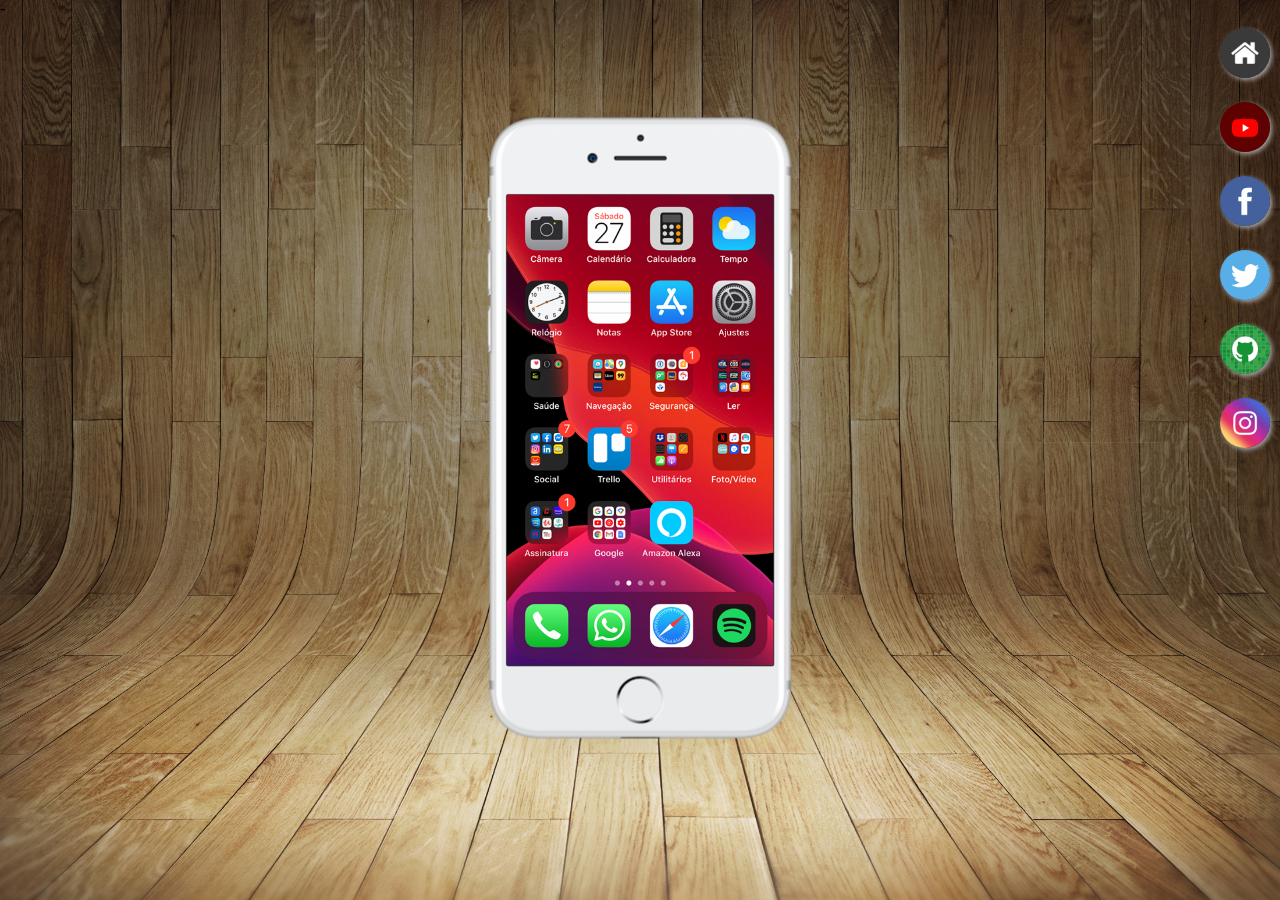
<file: index.html>
<!DOCTYPE html>
<html lang="pt-br">
<head>
    <meta charset="UTF-8">
    <meta http-equiv="X-UA-Compatible" content="IE=edge">
    <meta name="viewport" content="width=device-width, initial-scale=1.0">
    <title>Redes Sociais</title>
    <link rel="shortcut icon" href="/pacote-d013/favicon.ico" type="image/x-icon">
    <link rel="stylesheet" href="/estilos/style.css">

</head>
<body>
    <main>
 <section id="telefone">
            <iframe src="/home.html" name="tela" id="tela" frameborder="0"></iframe>
        </section>-

        <section id="redes-sociais">
            <a href="home.html" target="tela"><img src="/pacote-d013/imagens/logo-home.jpg" alt="Home"></a><br>
            <a href="youtube.html" target="tela"><img src="/pacote-d013/imagens/logo-youtube.jpg" alt="Youtube"></a><br>
            <a href="facebook.html" target="tela"><img src="/pacote-d013/imagens/logo-facebook.jpg" alt="Facebook"></a><br>
            <a href="twitter.html" target="tela"><img src="/pacote-d013/imagens/logo-twitter.jpg" alt="Twitter"></a><br>
            <a href="github.html" target="tela"><img src="/pacote-d013/imagens/logo-github.jpg" alt="Github"></a><br>
            <a href="instagram.html" target="tela"><img src="/pacote-d013/imagens/logo-instagram.jpg" alt="Instagram"></a>


        </section>
    </main>
</body>
</html><br>
</file>
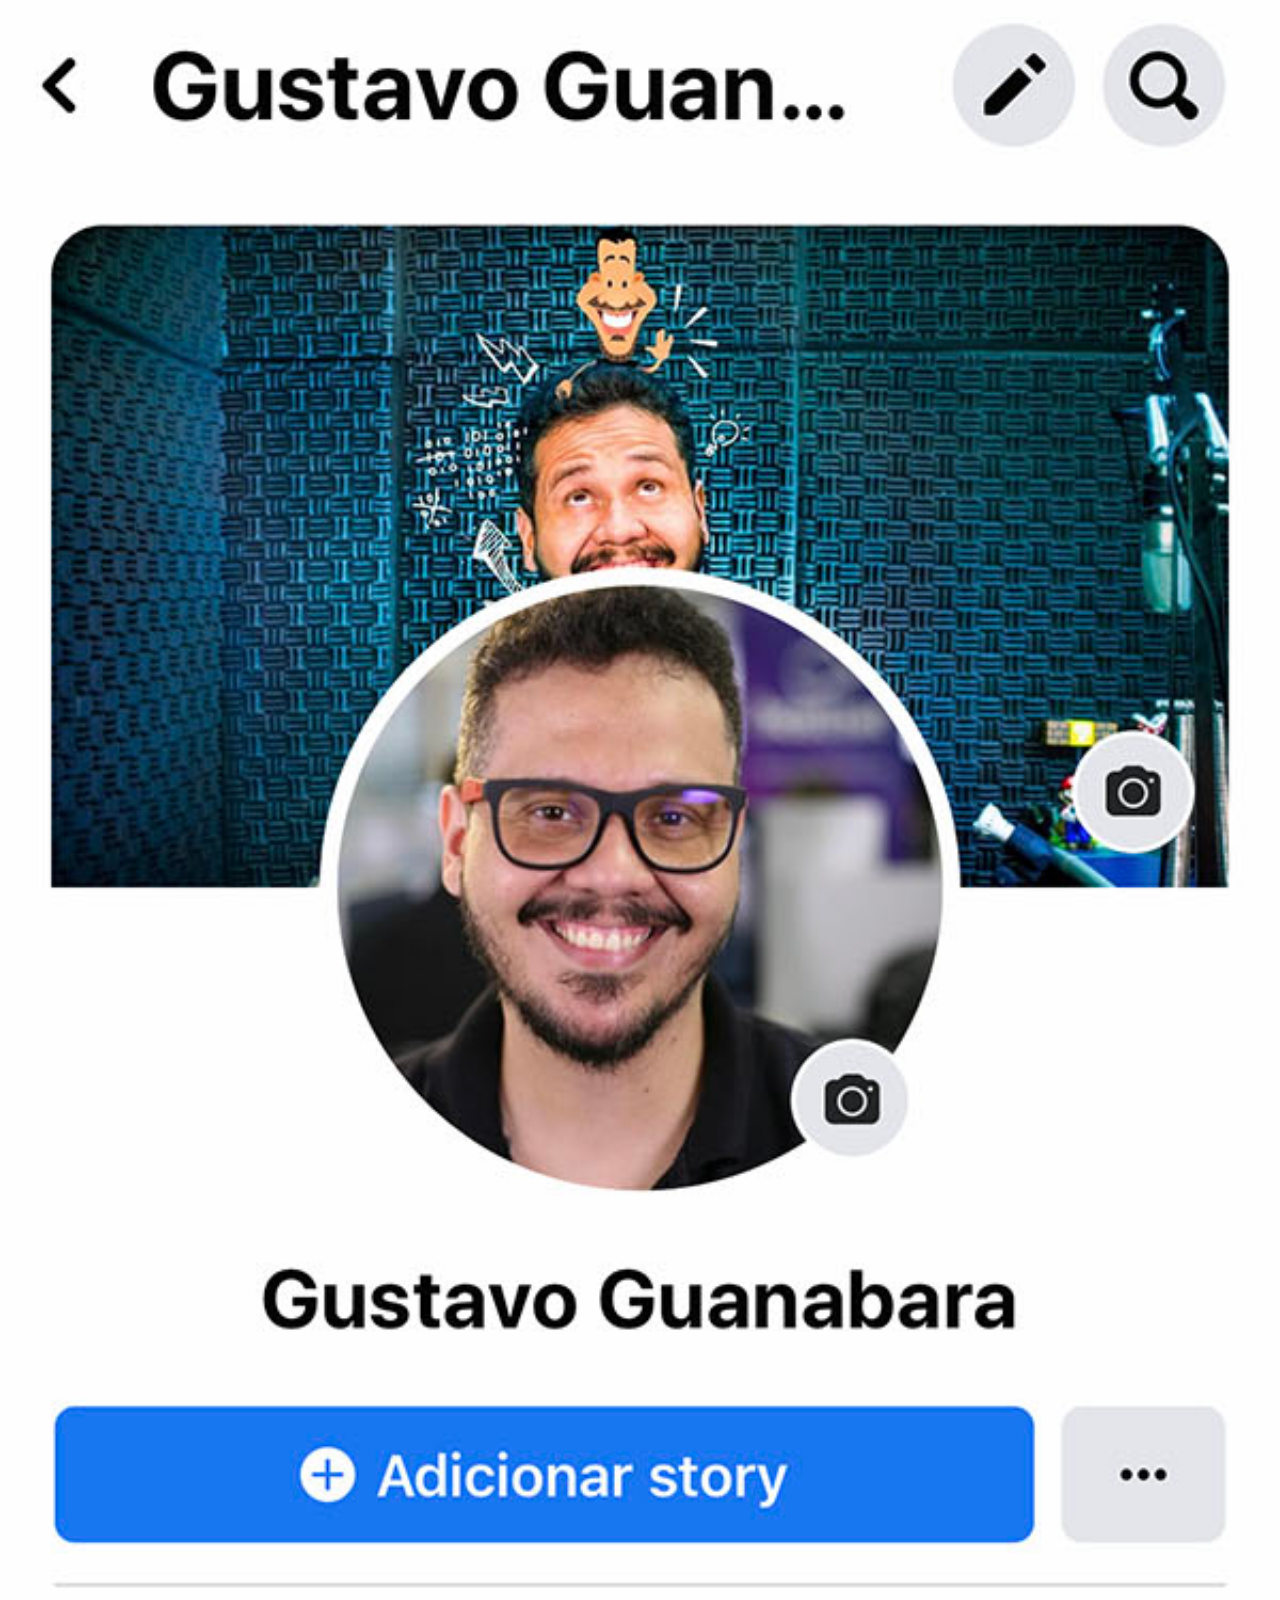
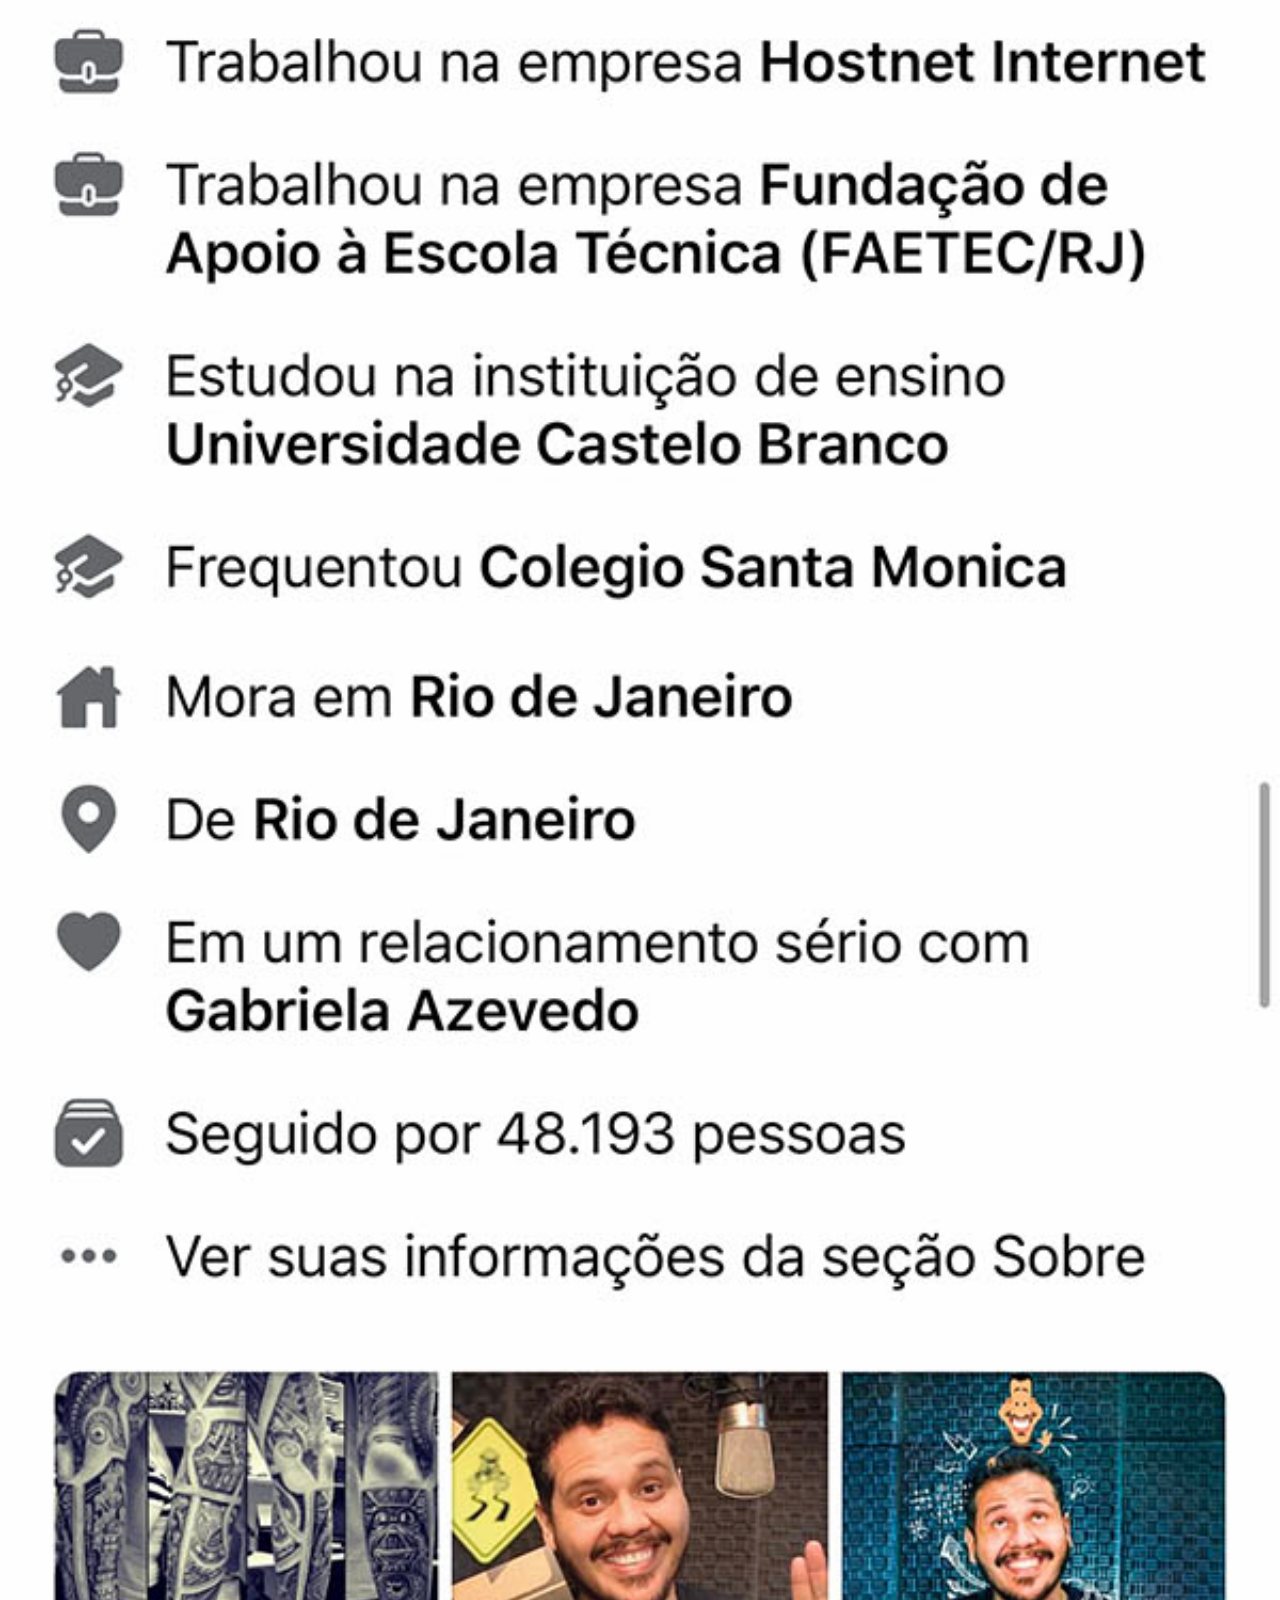
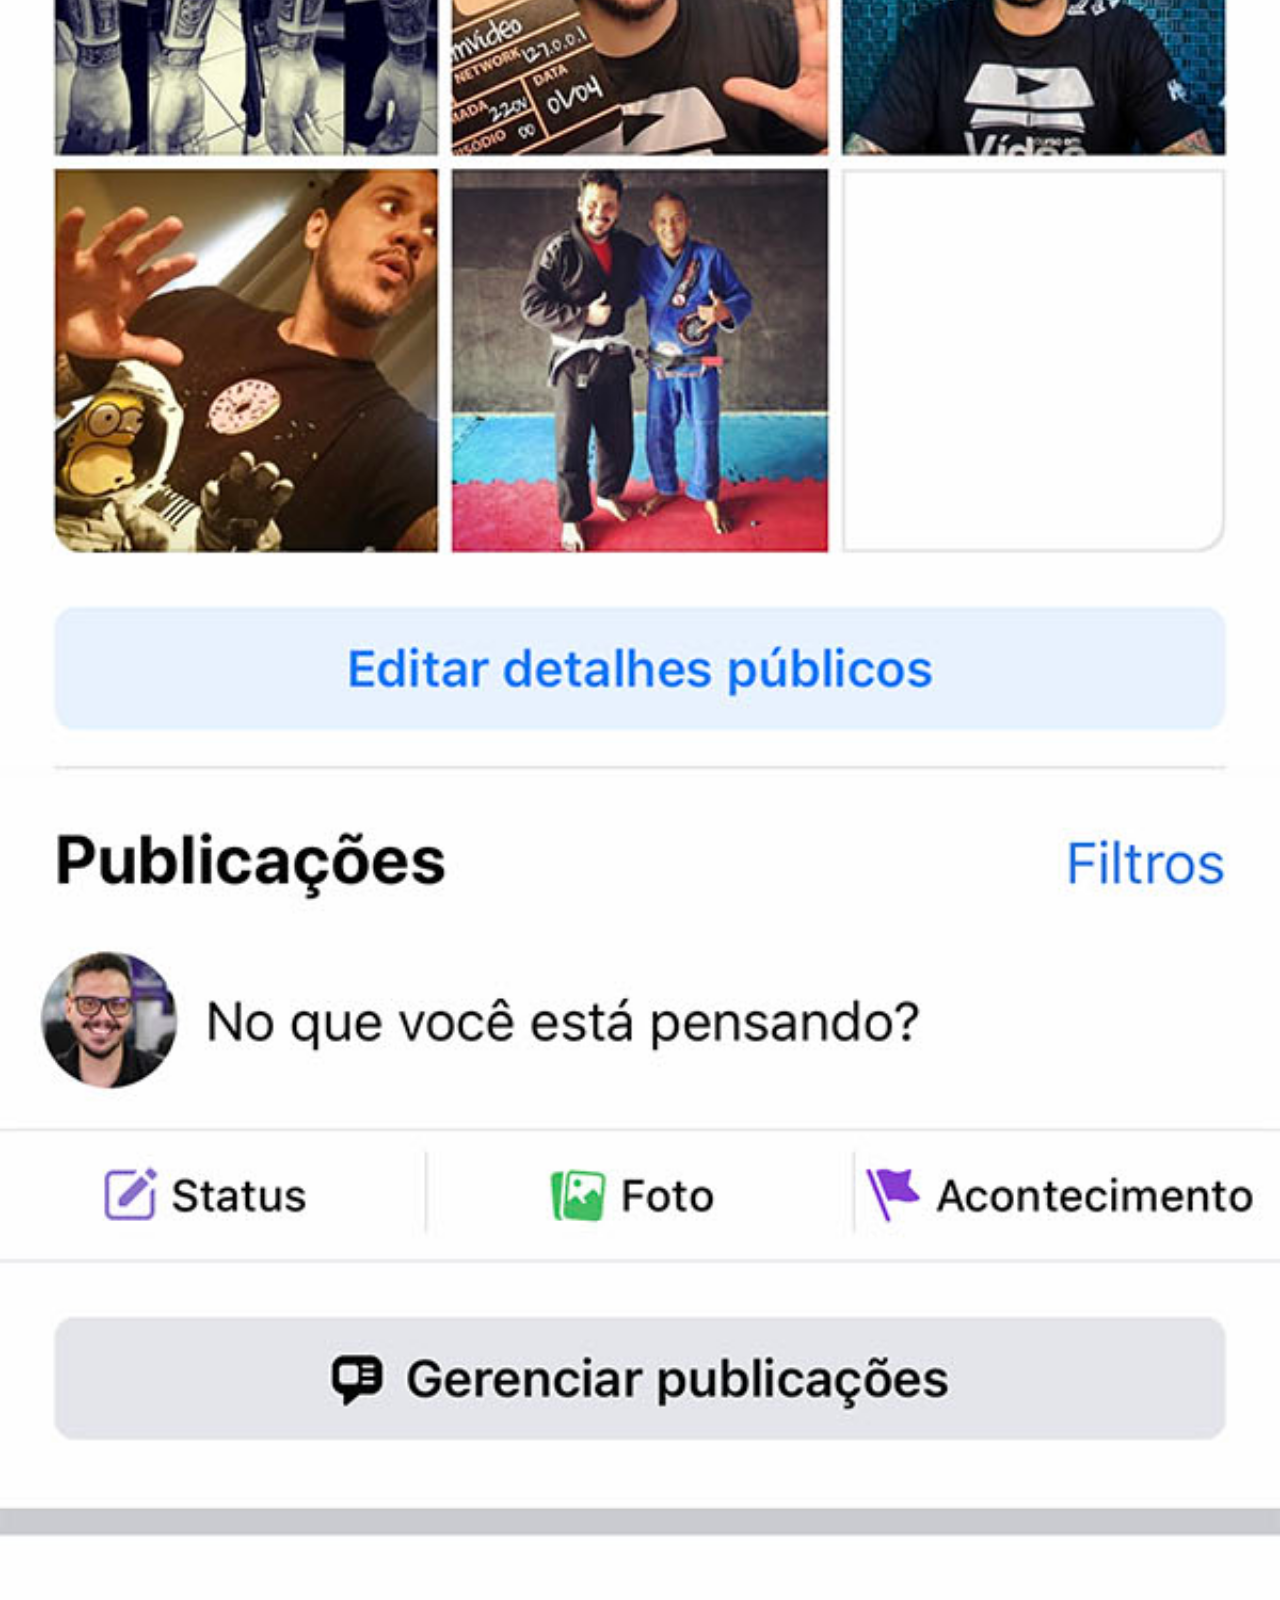
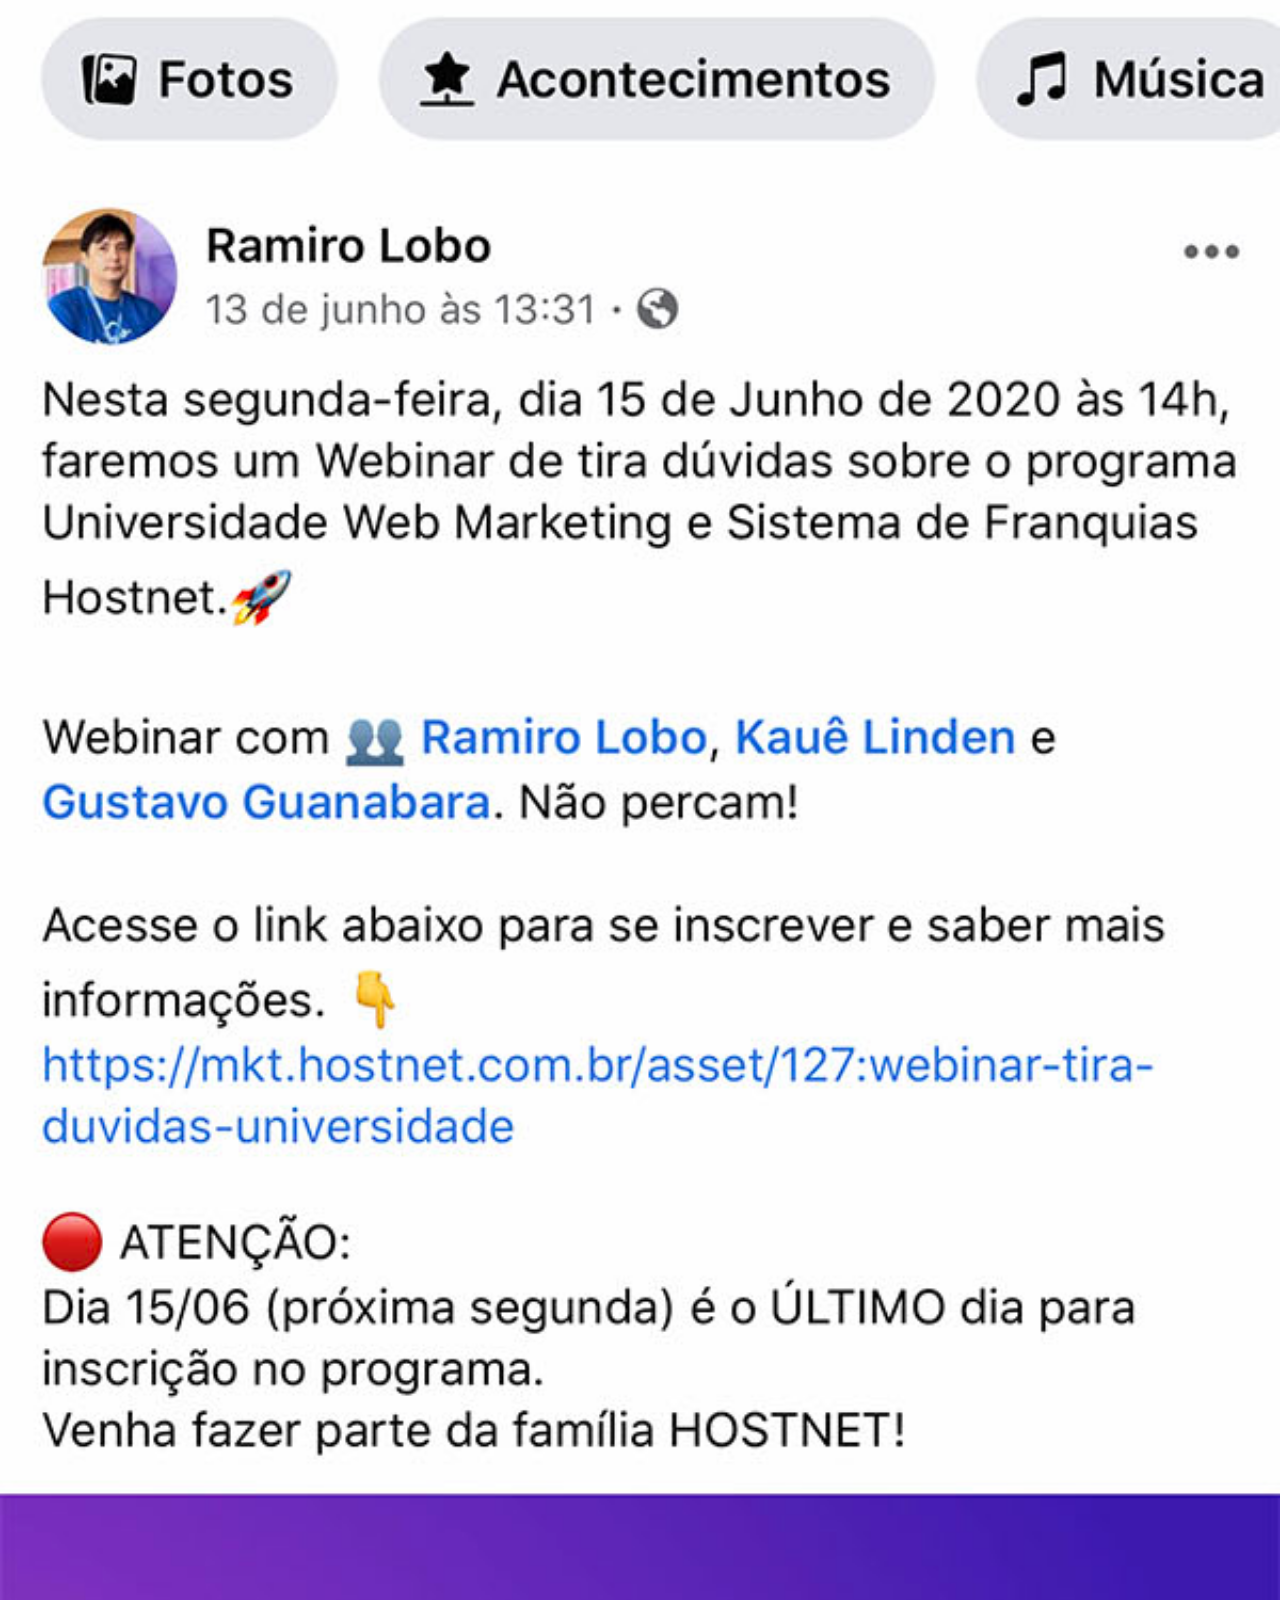
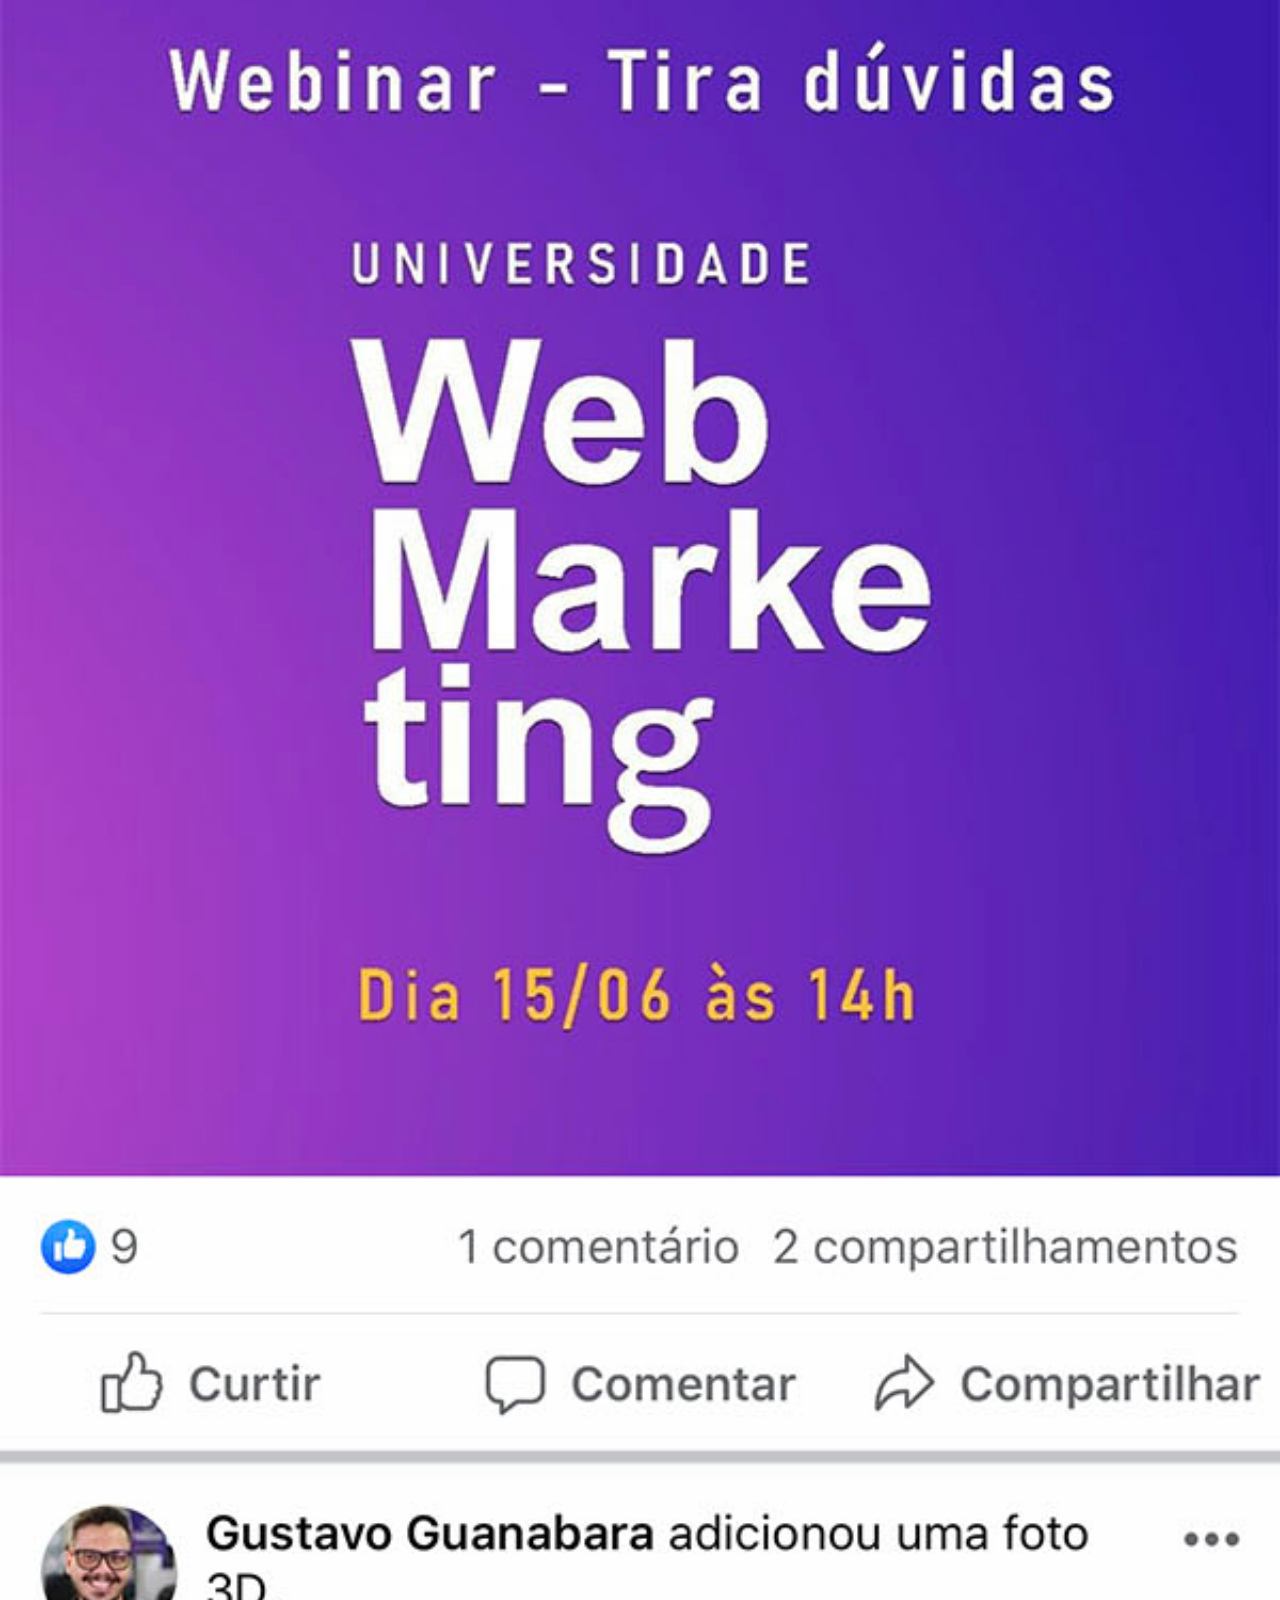
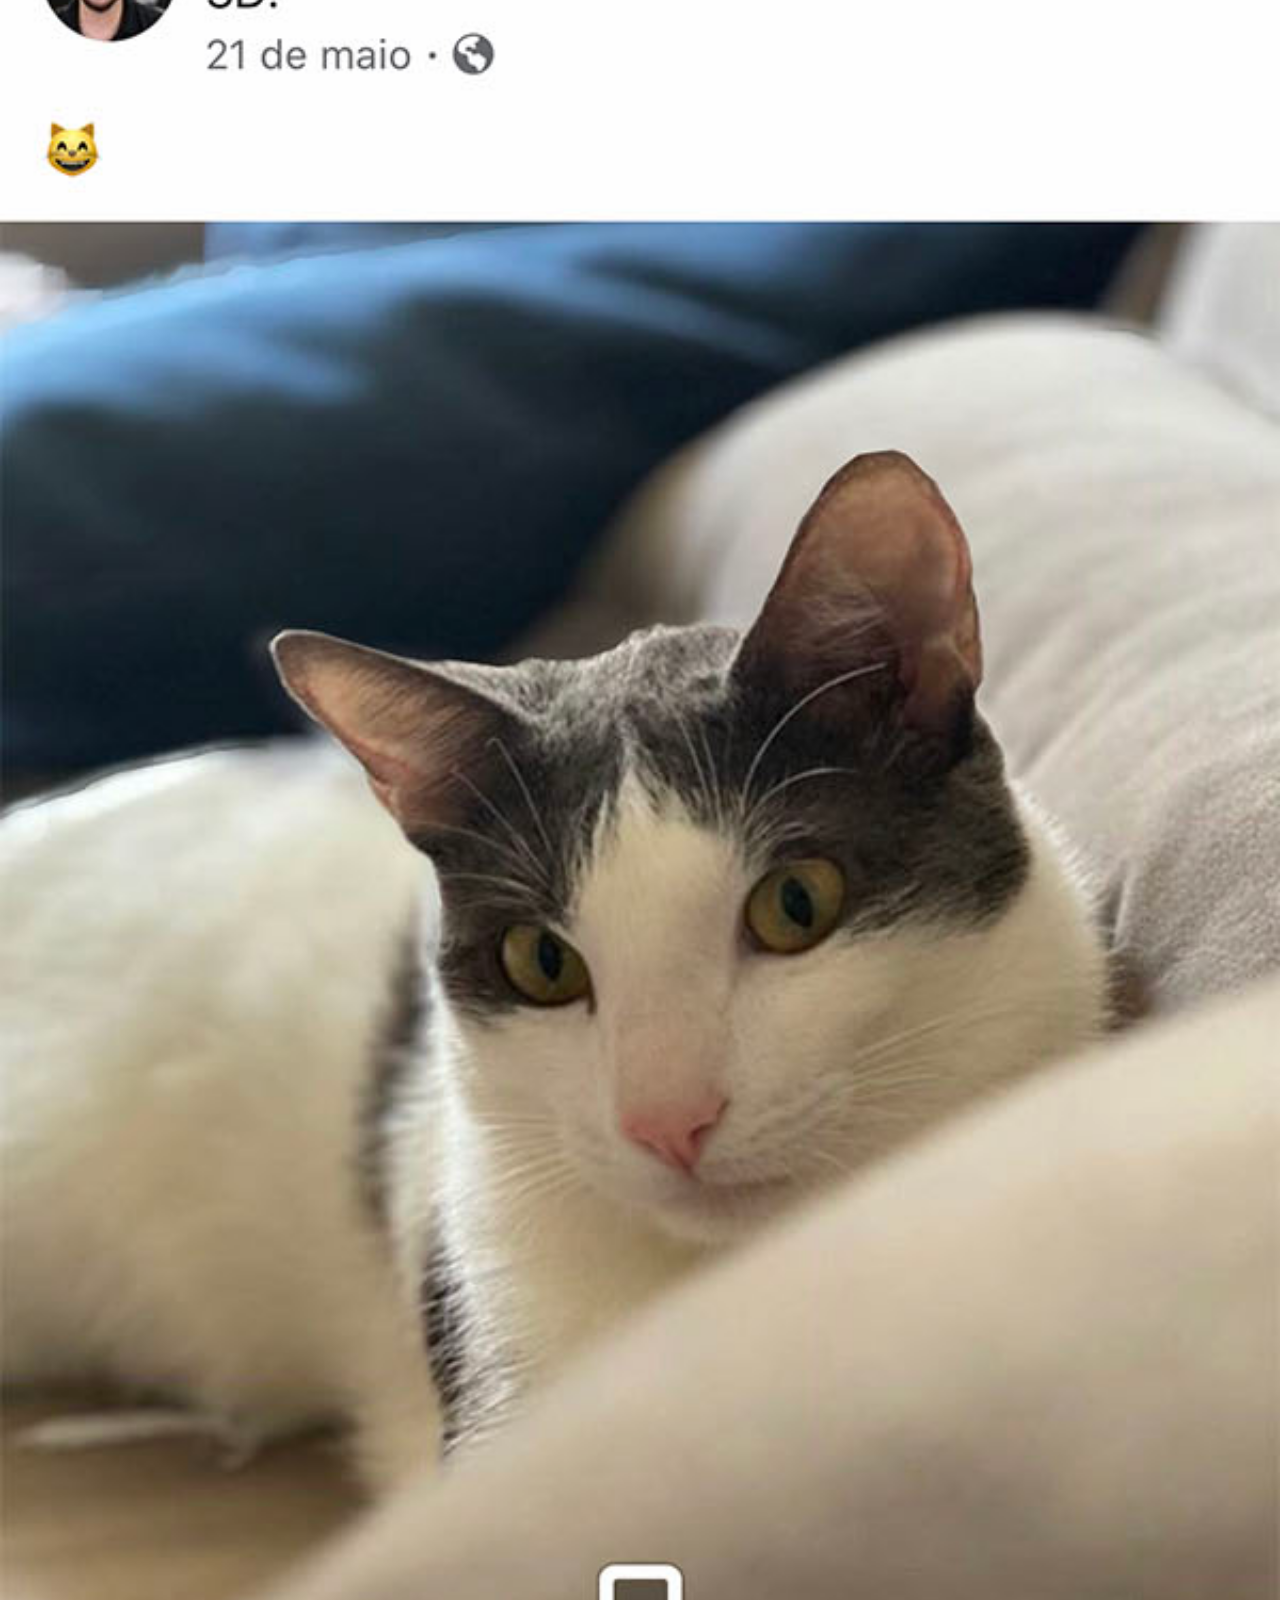
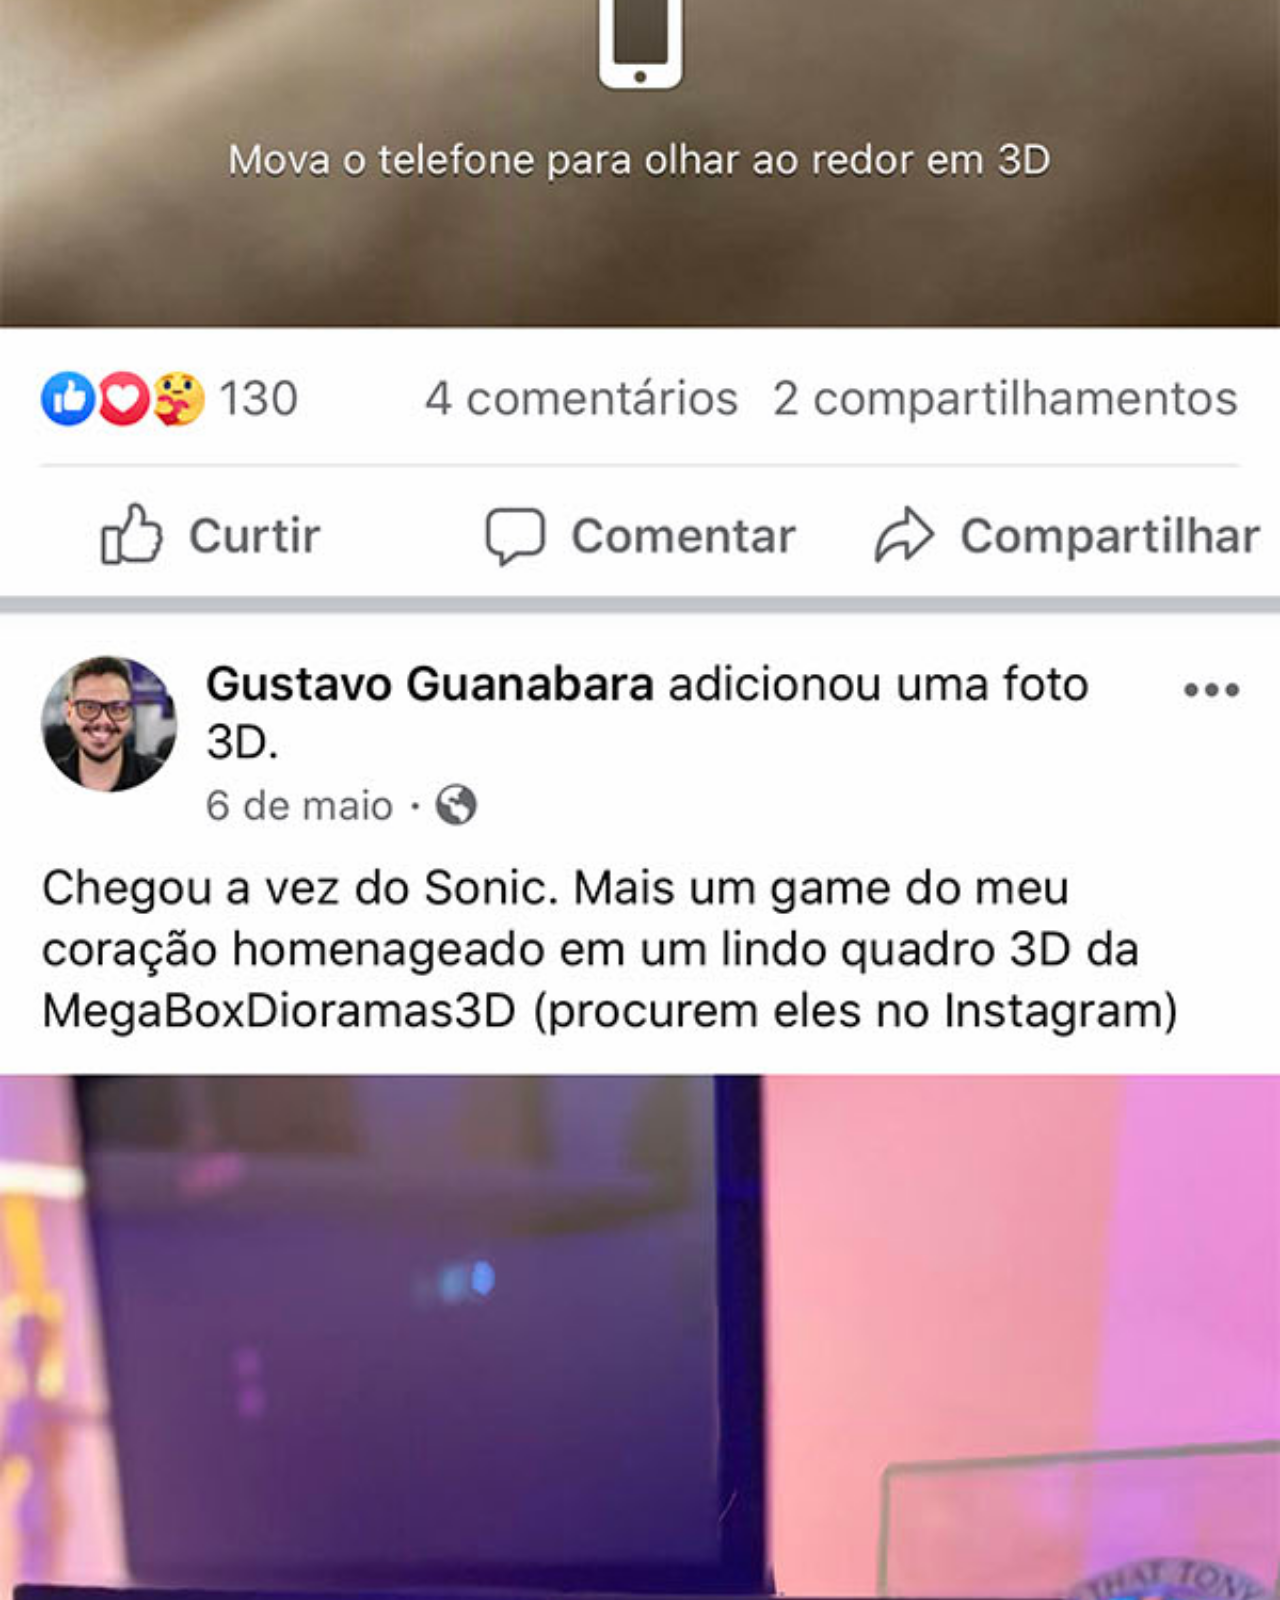
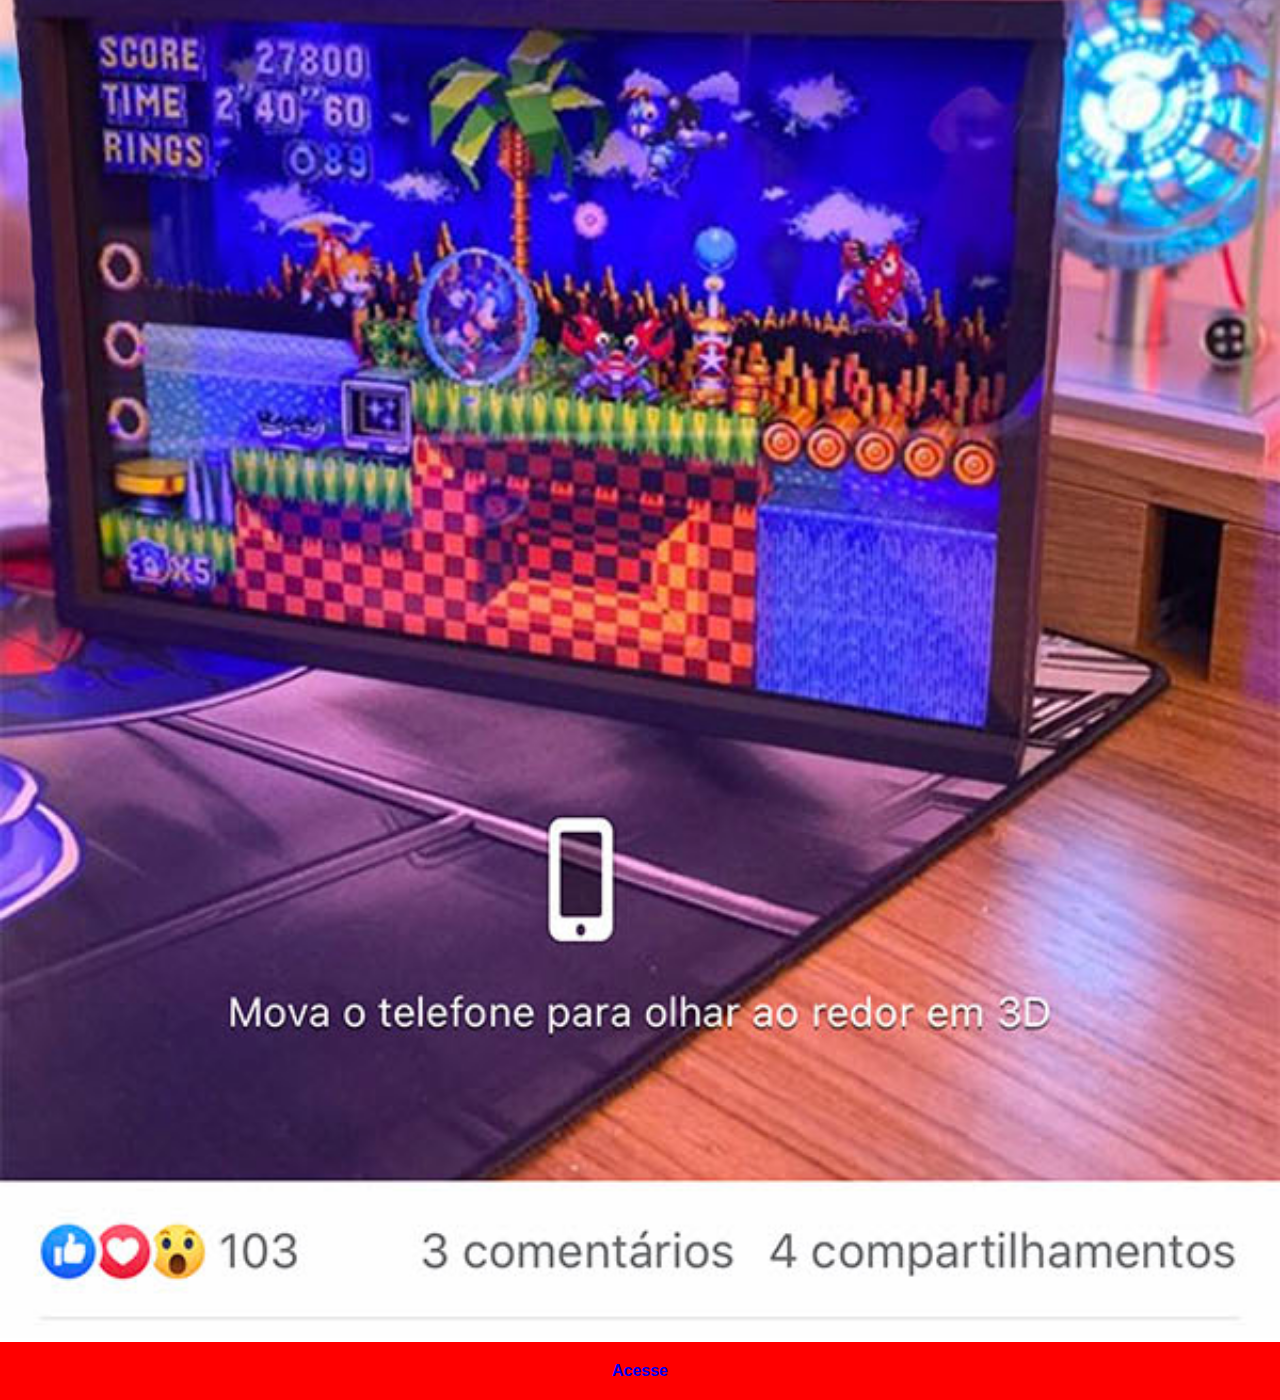
<file: facebook.html>
<!DOCTYPE html>
<html lang="pt-br">
<head>
    <meta charset="UTF-8">
    <meta http-equiv="X-UA-Compatible" content="IE=edge">
    <meta name="viewport" content="width=device-width, initial-scale=1.0">
    <title>Instagram</title>
    <link rel="stylesheet" href="/estilos/redes-sociais.css">
</head>
<body>
    <img src="/pacote-d013/imagens/tela-facebook.jpg" alt="Instagram">
    <a href="https://www.facebook.com/alexandre.kallemback/" target="_blank">Acesse</a>
</body>
</html>
</file>
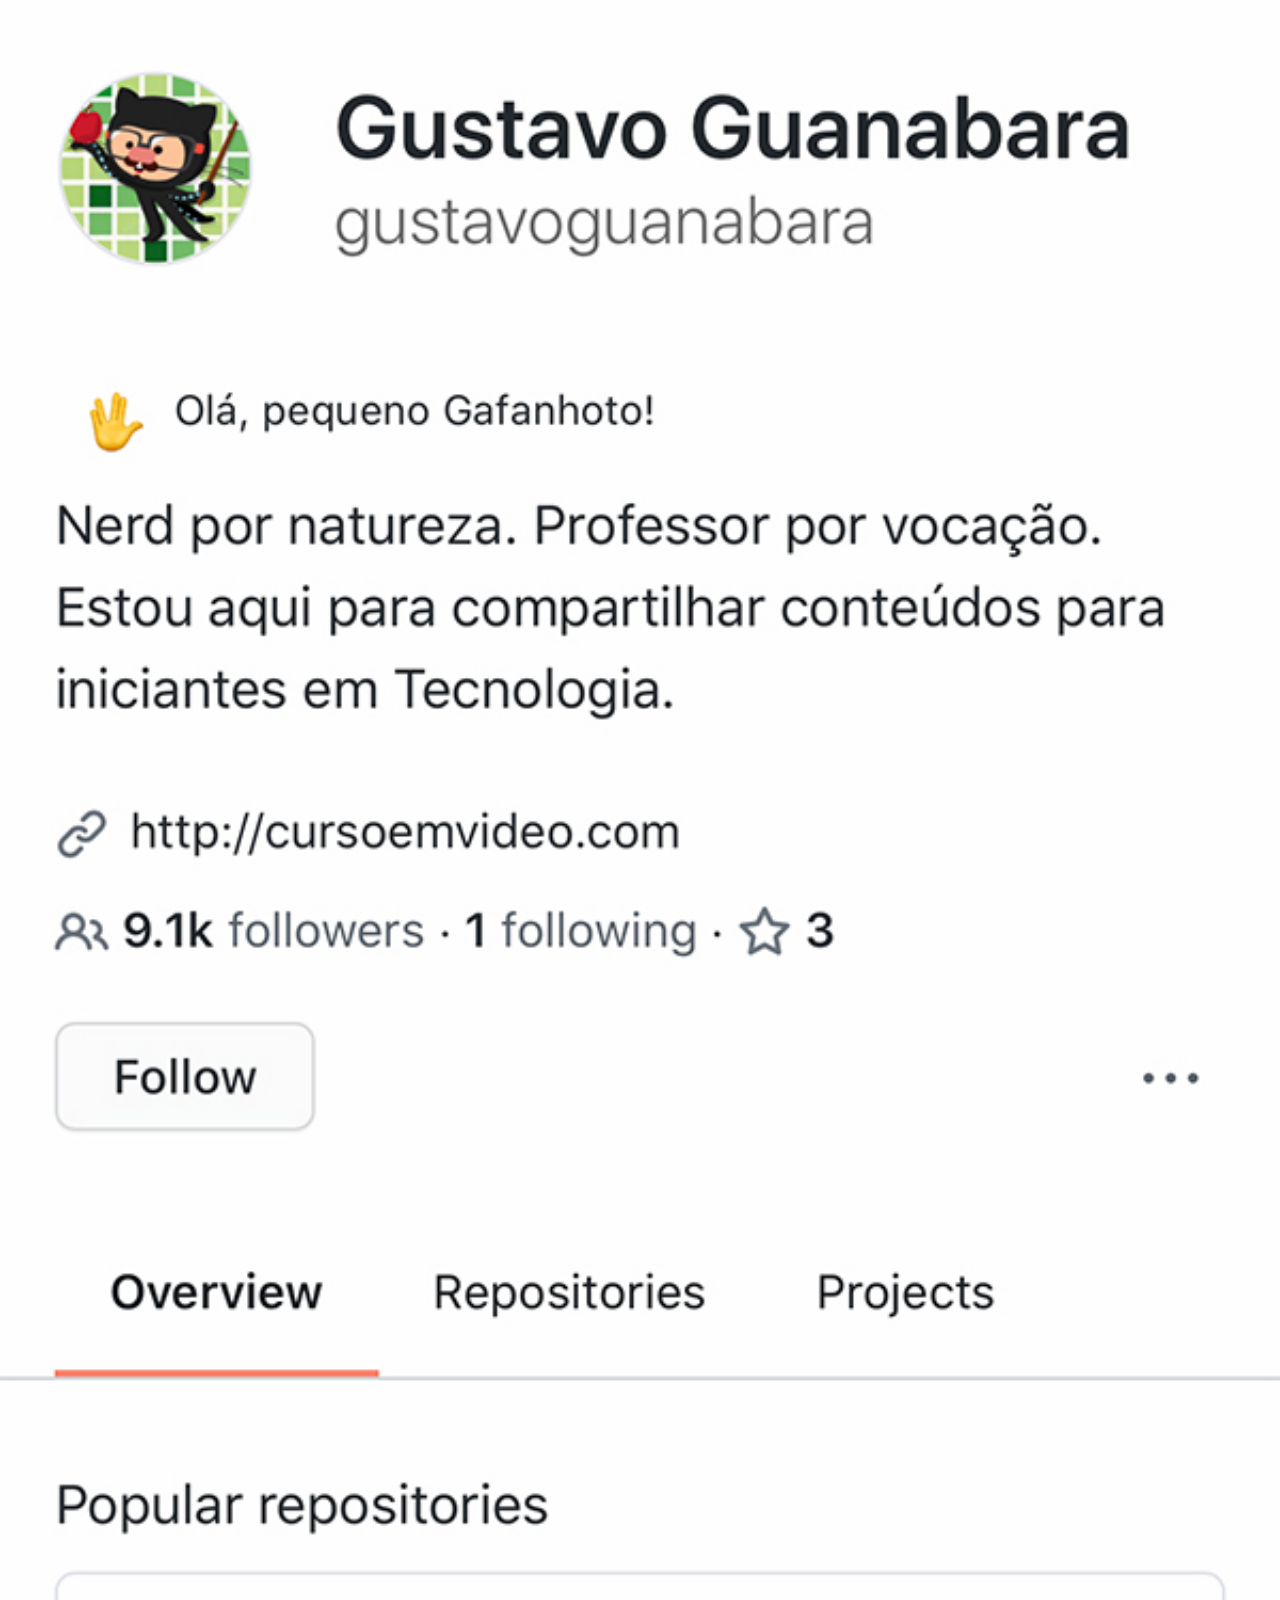
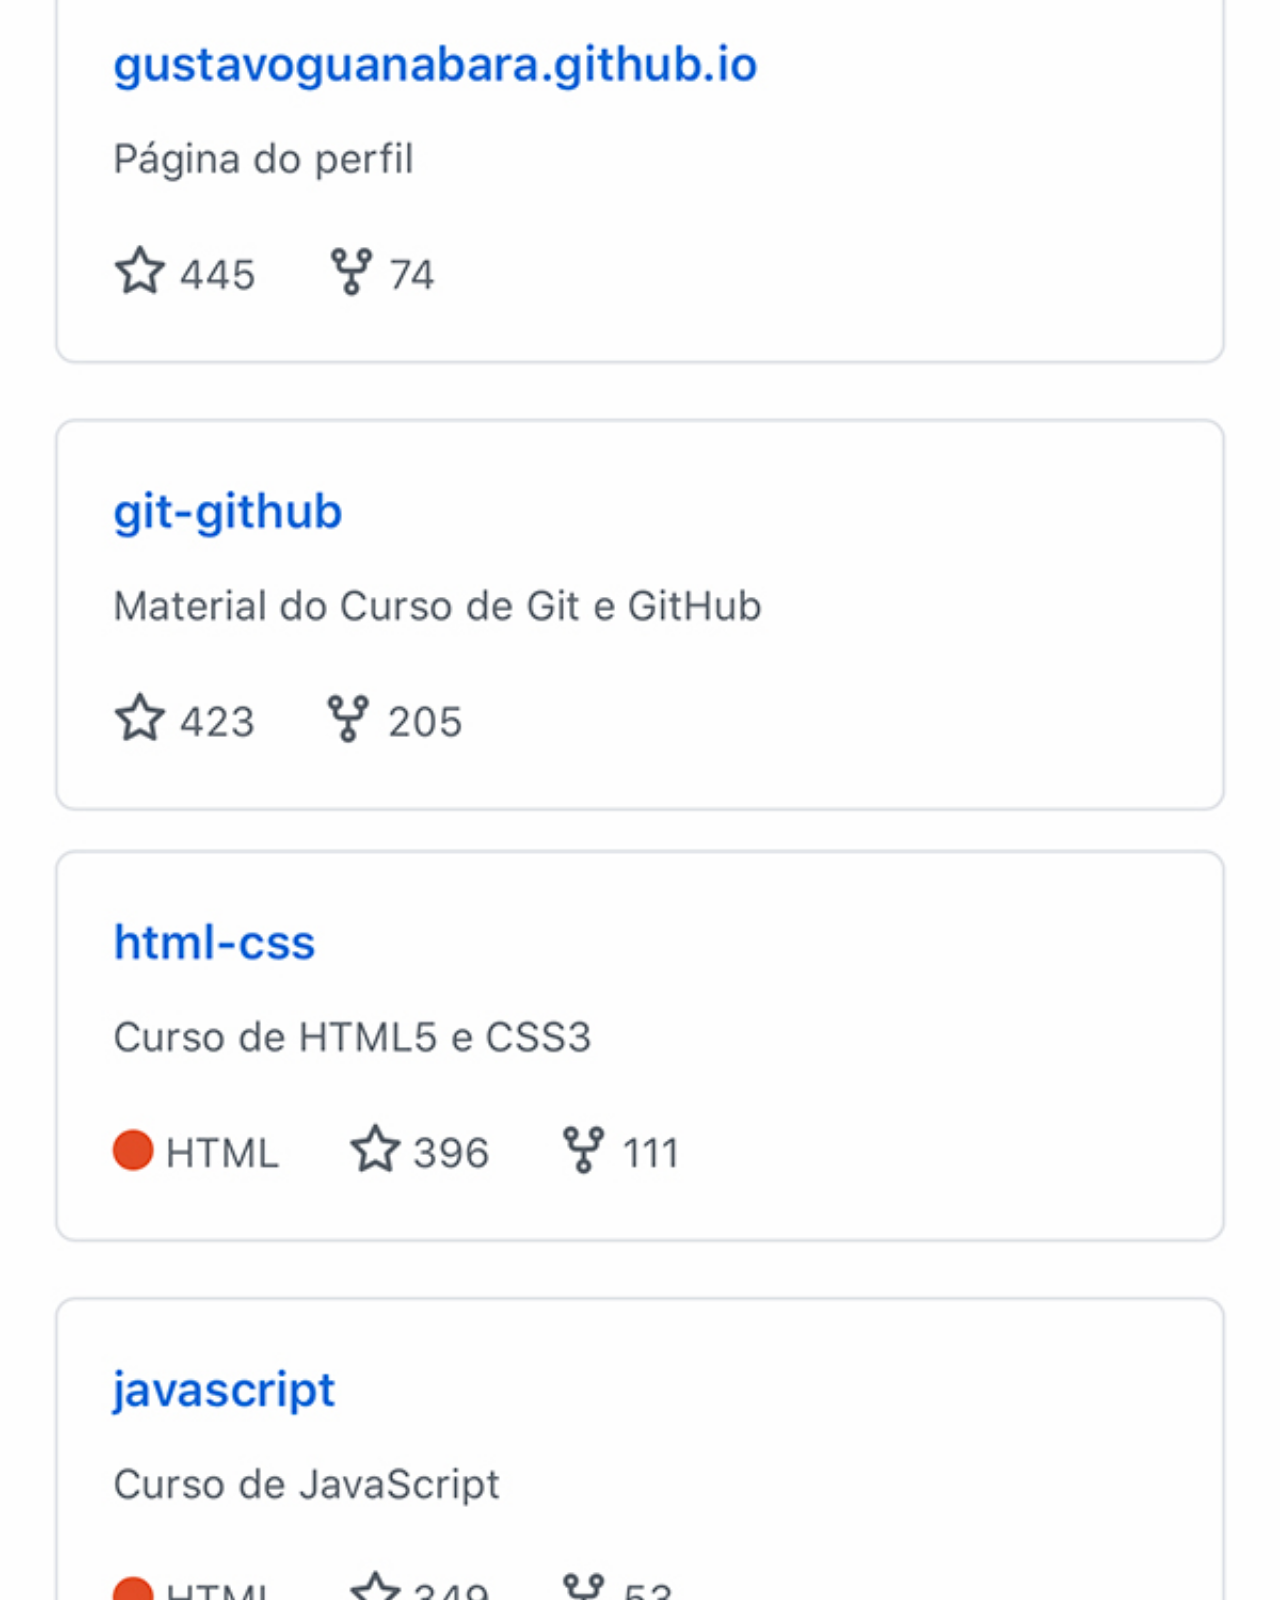
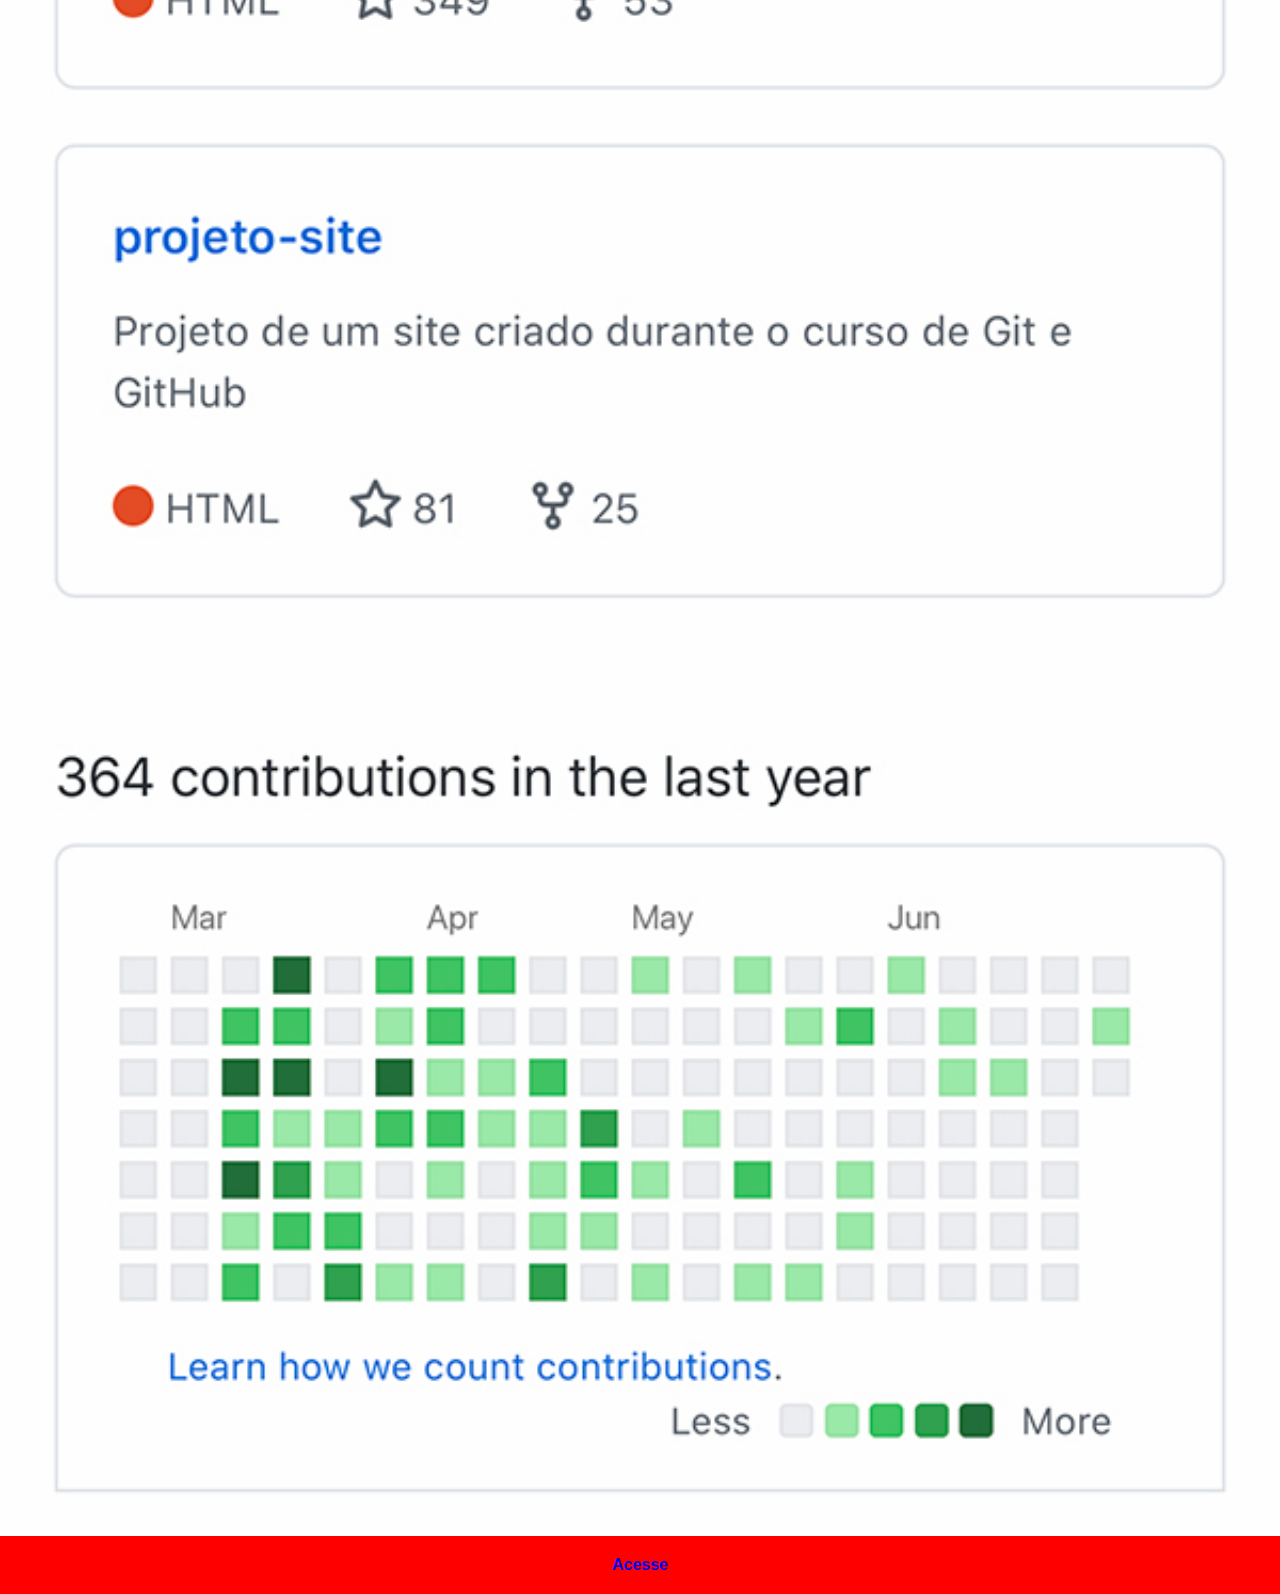
<file: github.html>
<!DOCTYPE html>
<html lang="pt-br">
<head>
    <meta charset="UTF-8">
    <meta http-equiv="X-UA-Compatible" content="IE=edge">
    <meta name="viewport" content="width=device-width, initial-scale=1.0">
    <title>Github</title>
    <link rel="stylesheet" href="/estilos/redes-sociais.css">
</head>
<body>
    <img src="/pacote-d013/imagens/tela-github.jpg" alt="Github">
    <a href="https://github.com/kallemback" target="_blank">Acesse</a>
</body>
</html>
</file>
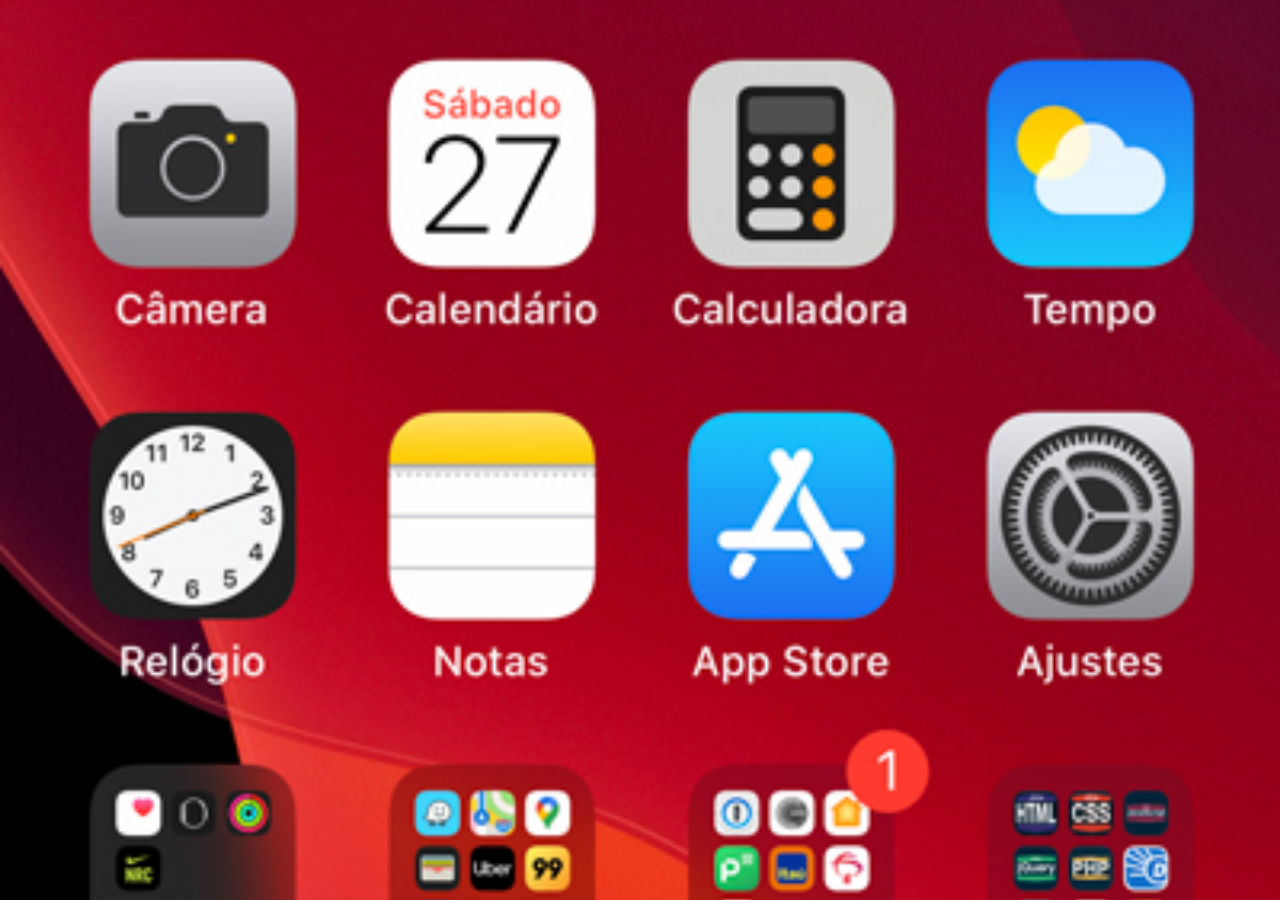
<file: home.html>
<!DOCTYPE html>
<html lang="pt-br">
<head>
    <meta charset="UTF-8">
    <meta http-equiv="X-UA-Compatible" content="IE=edge">
    <meta name="viewport" content="width=device-width, initial-scale=1.0">
    <title>Document</title>
    <style>
        *{
            margin: 0px;
            padding: 0px;
        }
        body{
            width: 100vw;
            height: 100vh;
            background: black url(/pacote-d013/imagens/tela-home.jpg)no-repeat top center;
            background-size: cover;
        }

    </style>
</head>
<body>  
    
</body>
</html>
</file>
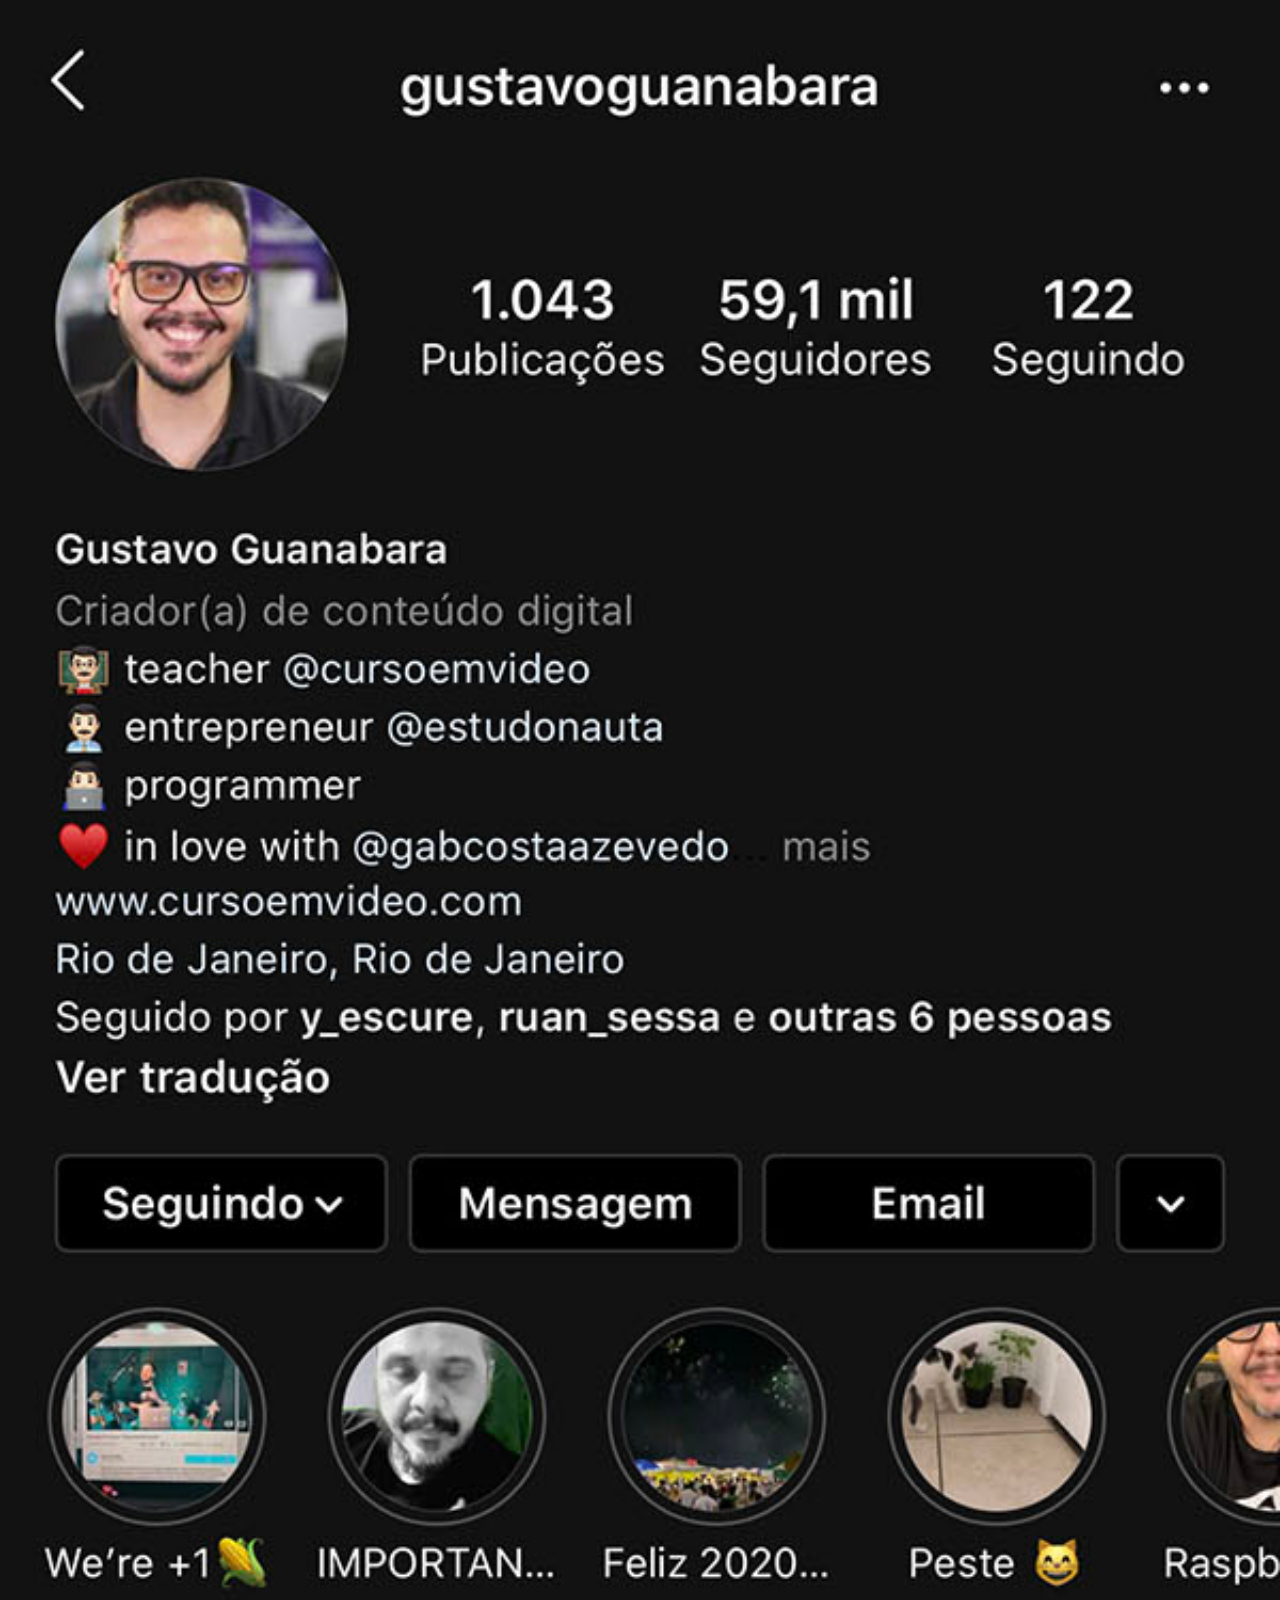
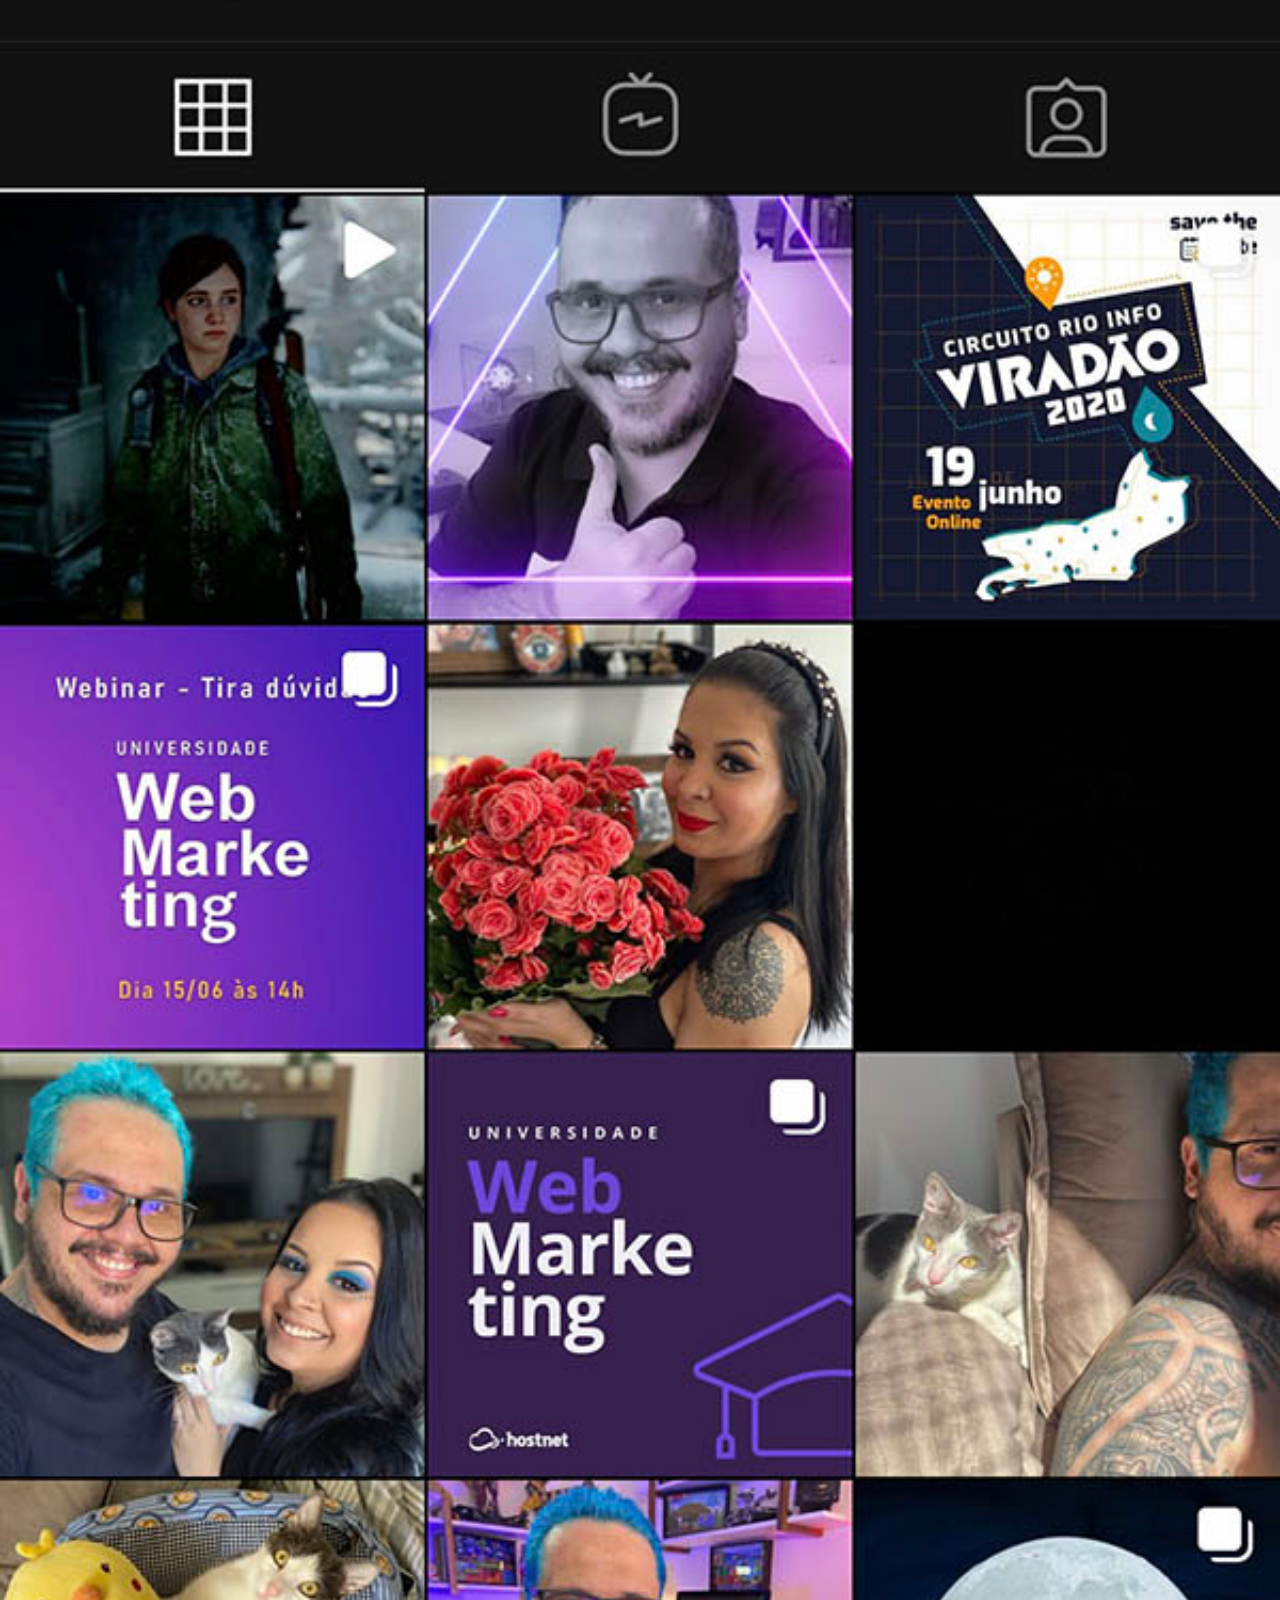
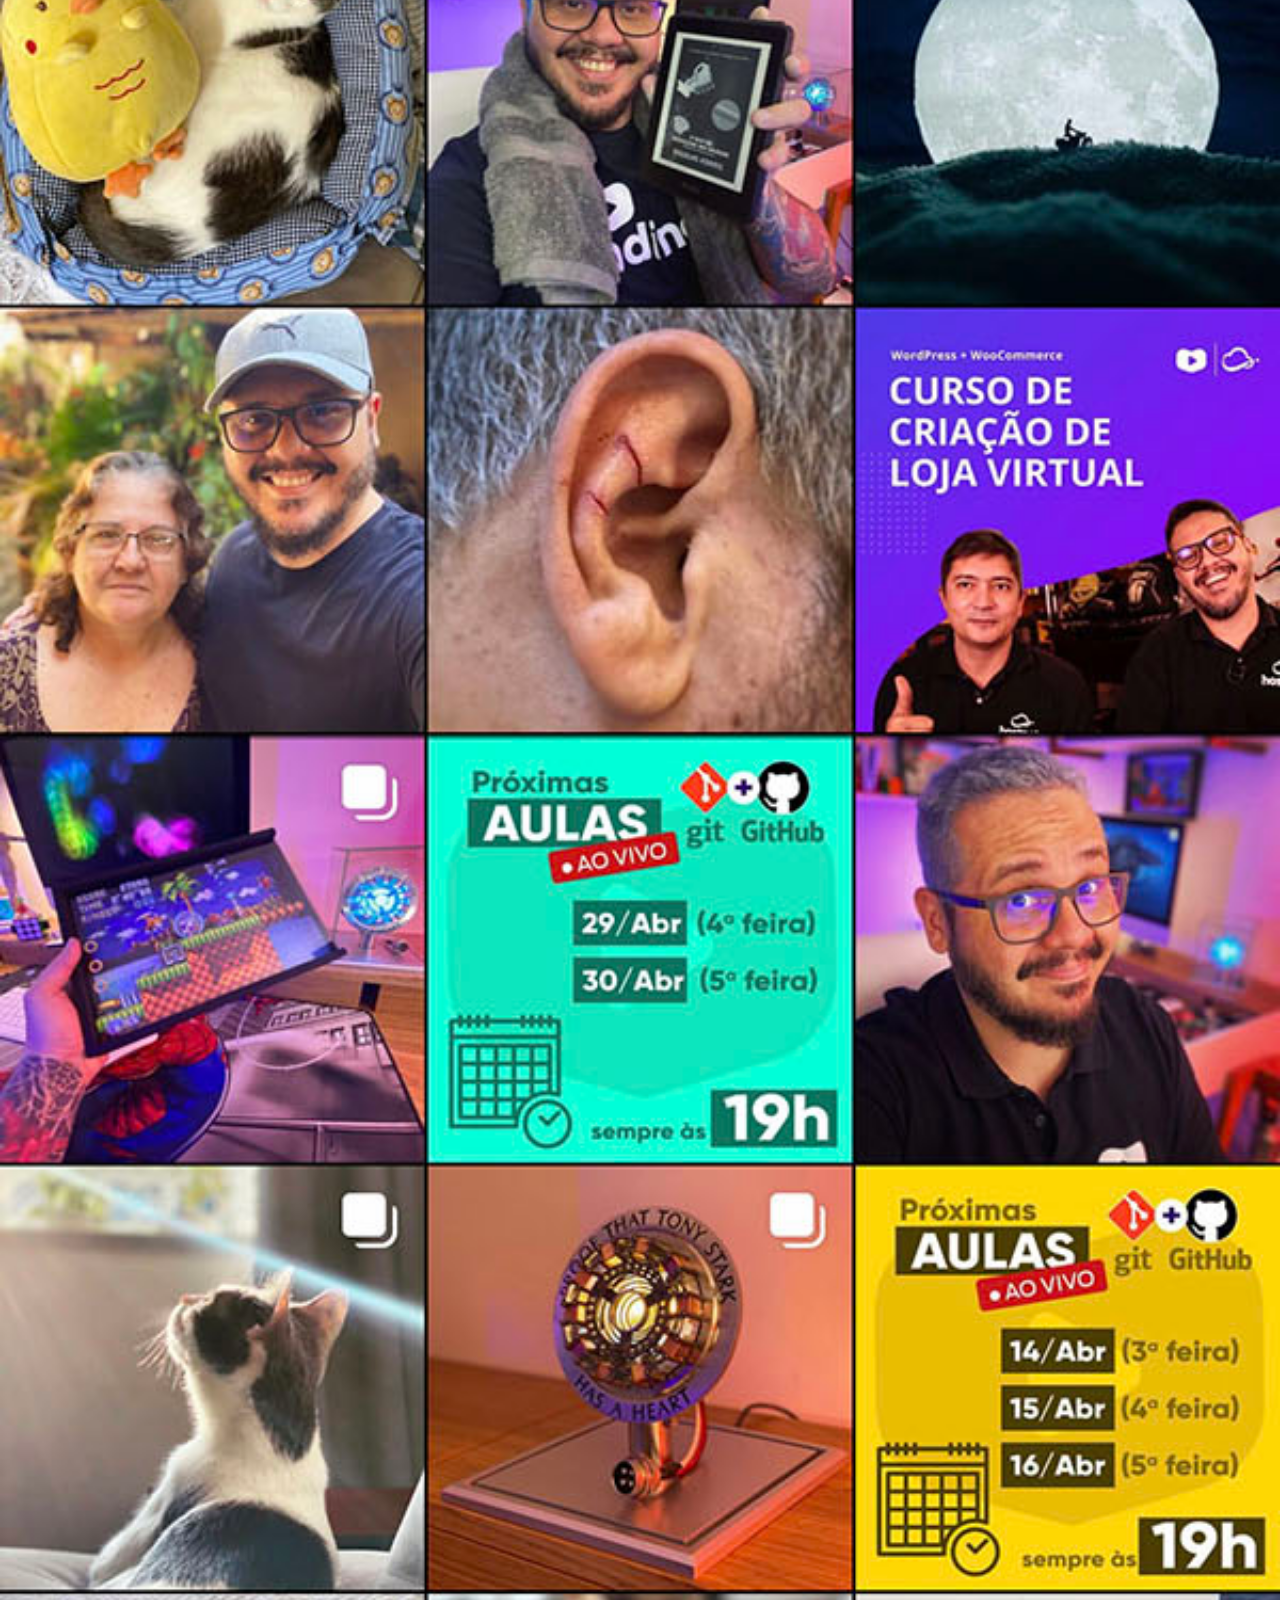
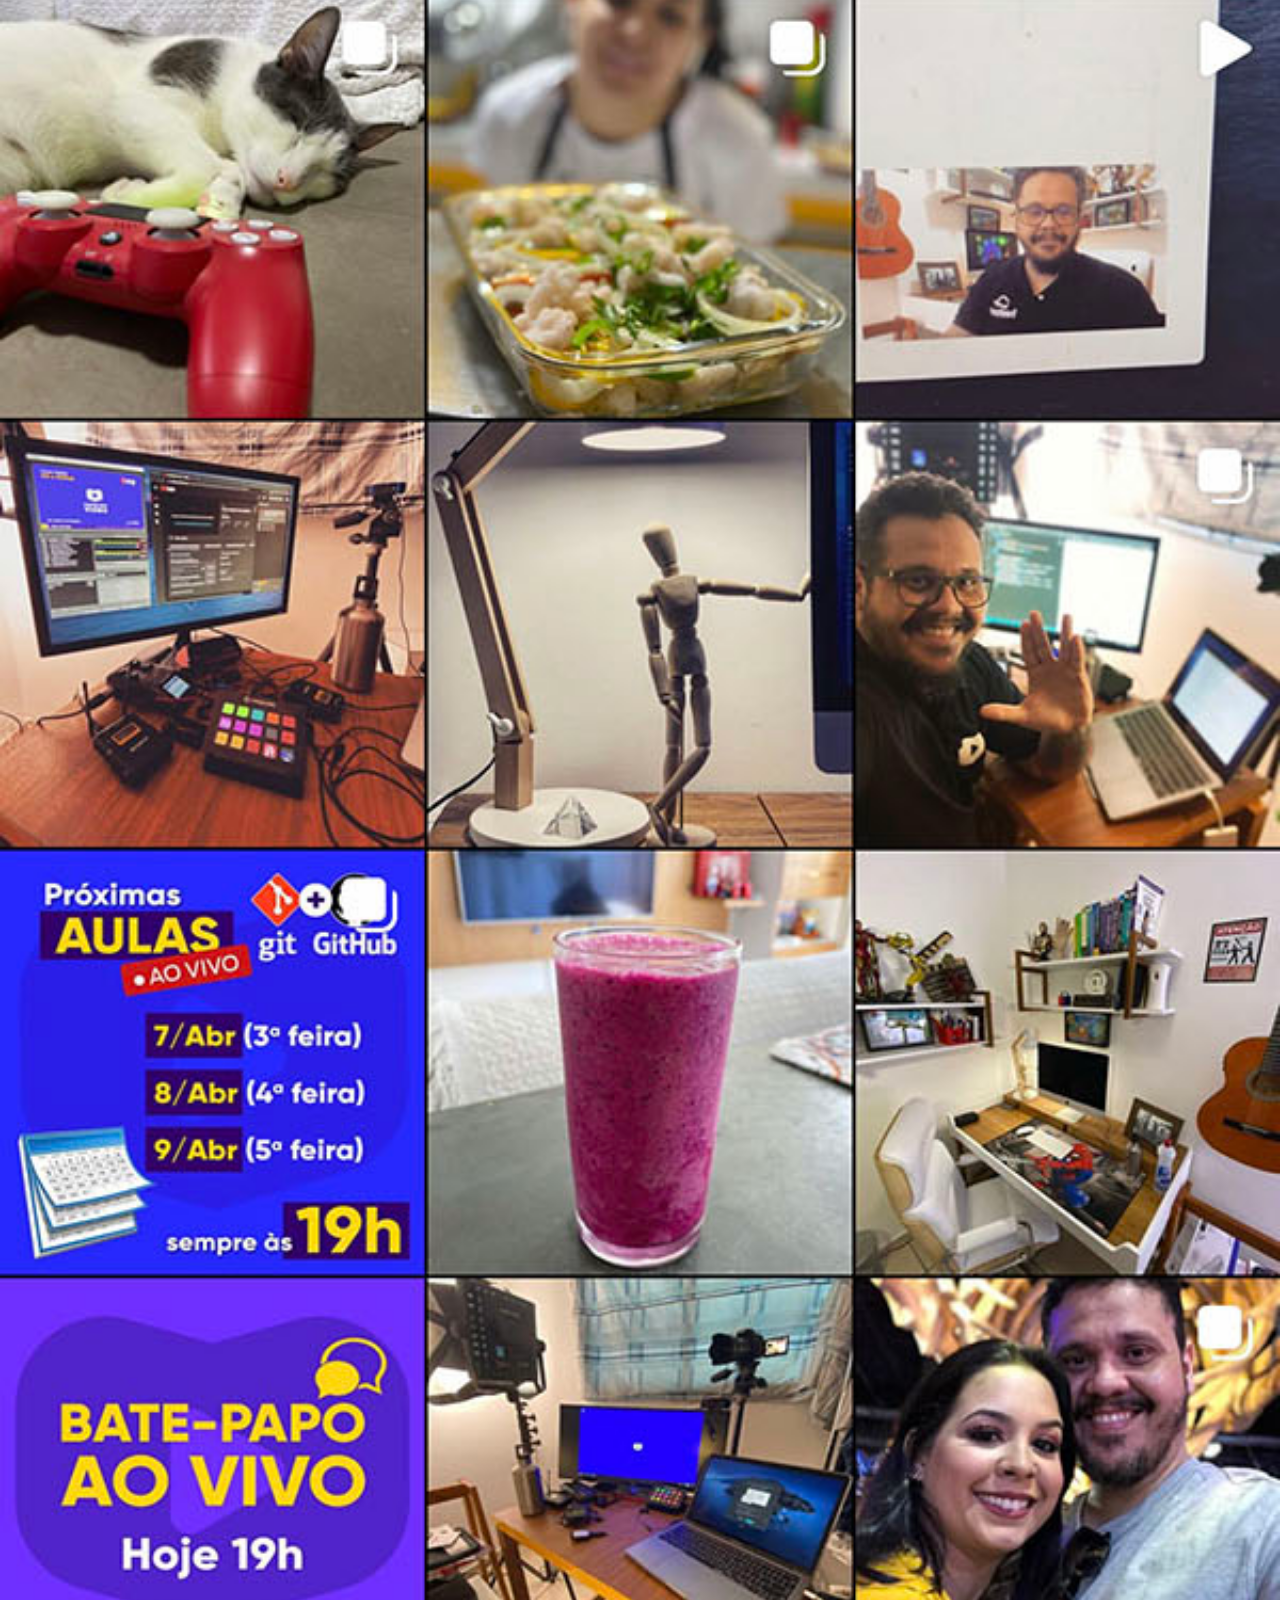
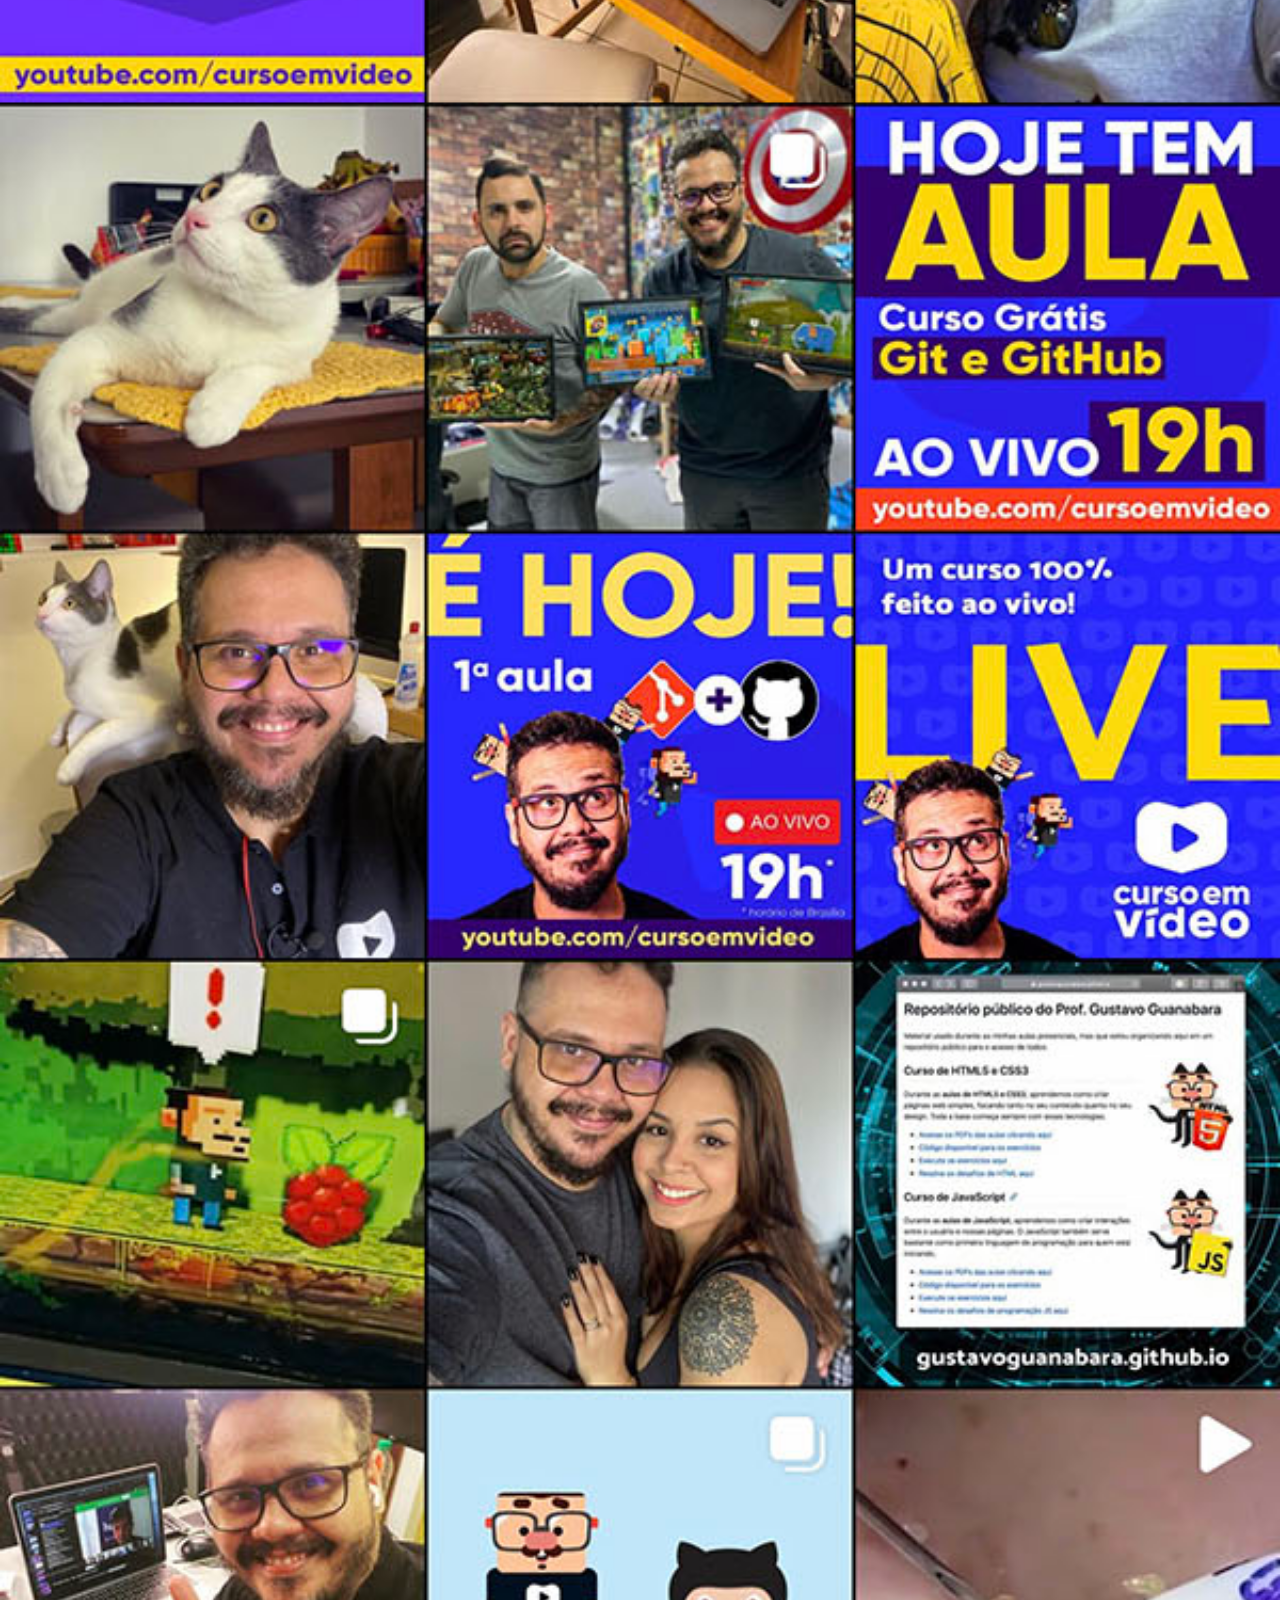
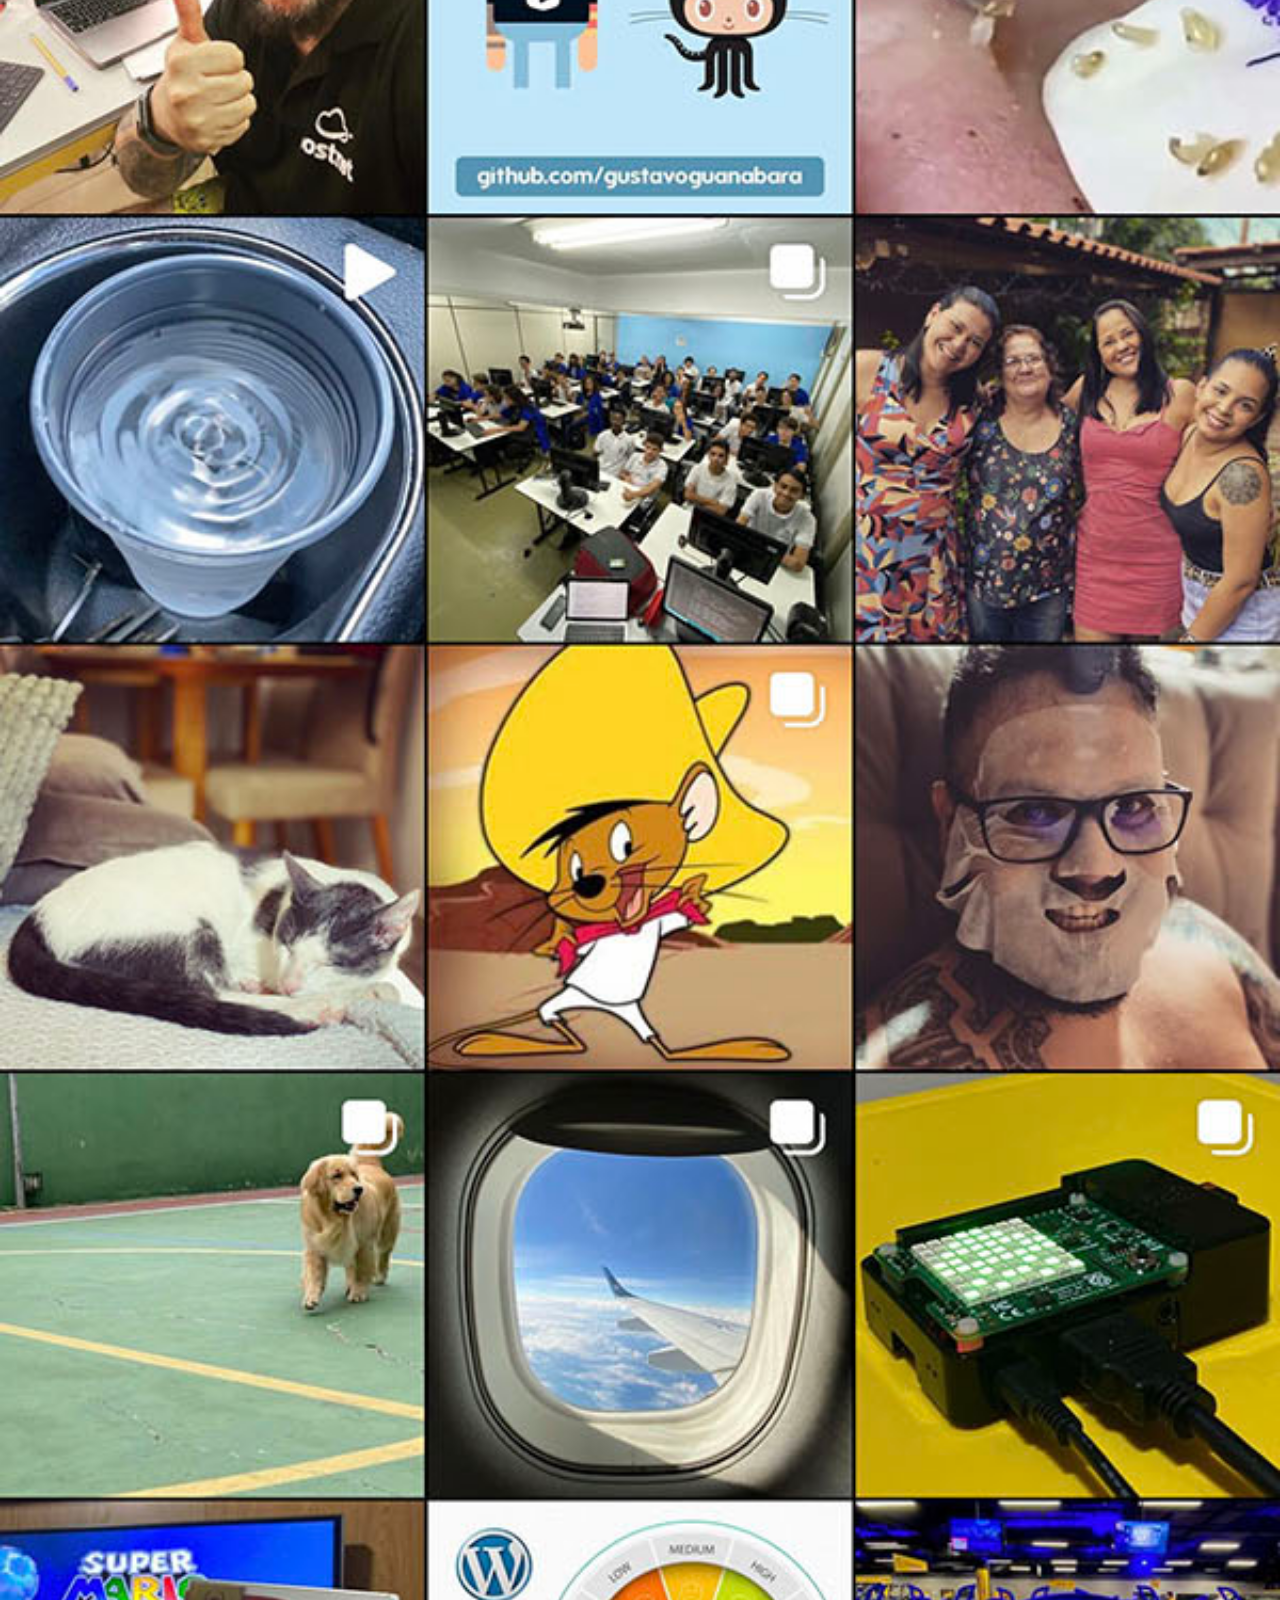
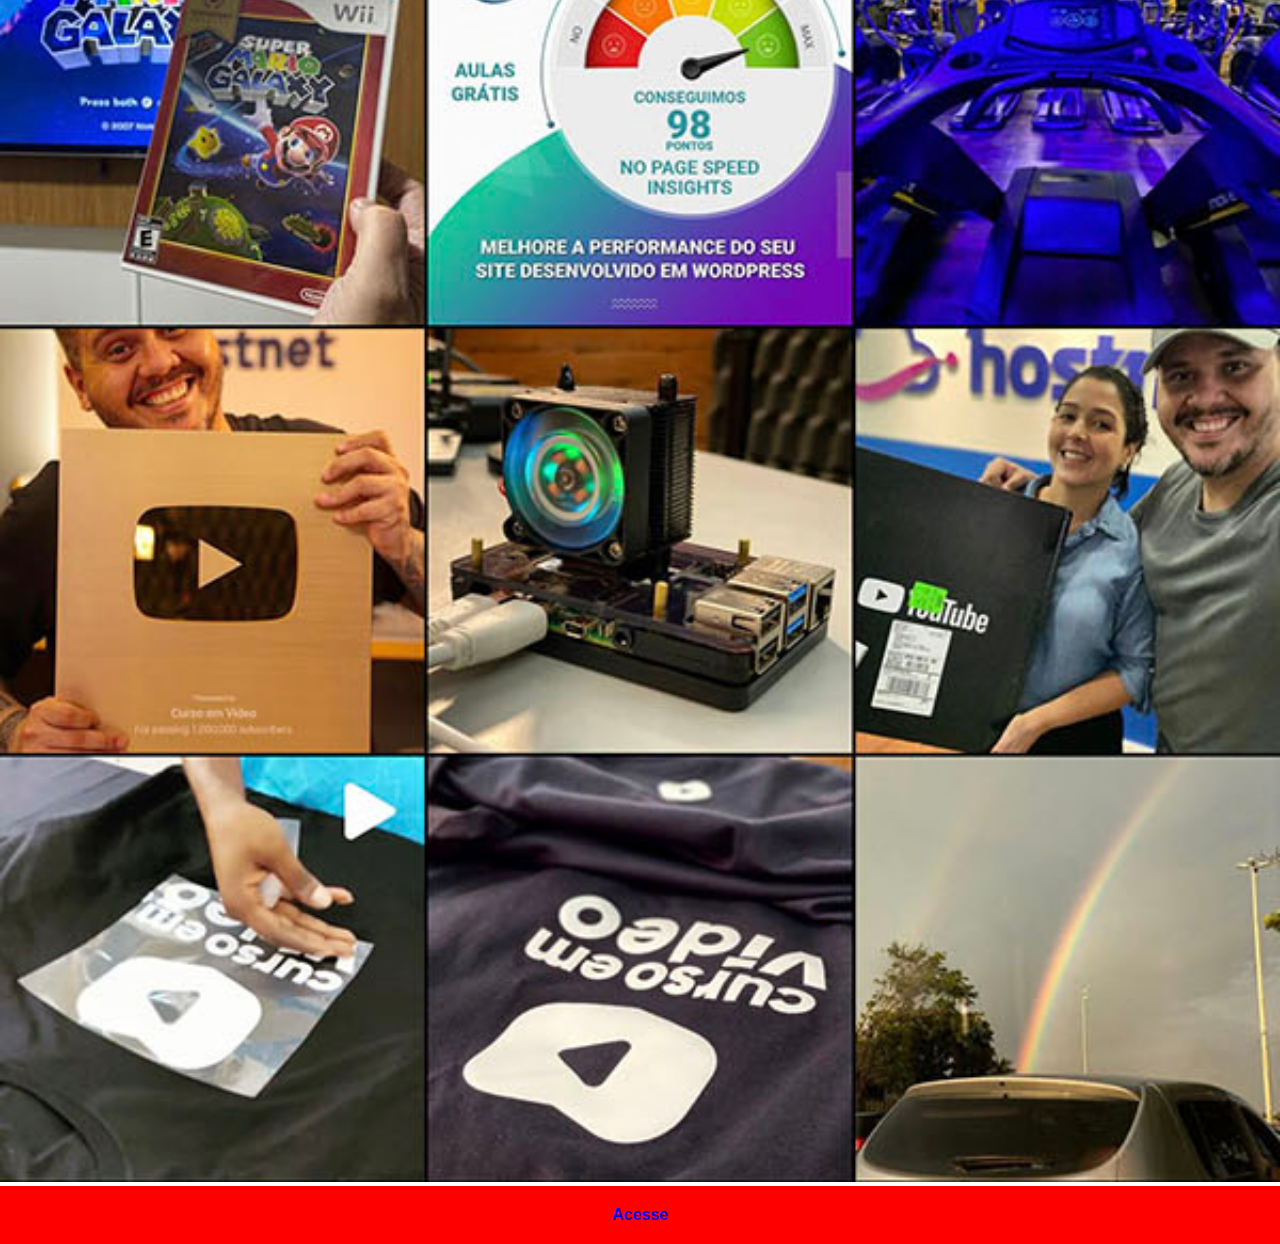
<file: instagram.html>
<!DOCTYPE html>
<html lang="pt-br">
<head>
    <meta charset="UTF-8">
    <meta http-equiv="X-UA-Compatible" content="IE=edge">
    <meta name="viewport" content="width=device-width, initial-scale=1.0">
    <title>Instagram</title>
    <link rel="stylesheet" href="/estilos/redes-sociais.css">
</head>
<body>
    <img src="/pacote-d013/imagens/tela-instagram.jpg" alt="Instagram">
    <a href="https://www.instagram.com/mkinfoeletronic/" target="_blank">Acesse</a>
</body>
</html>
</file>
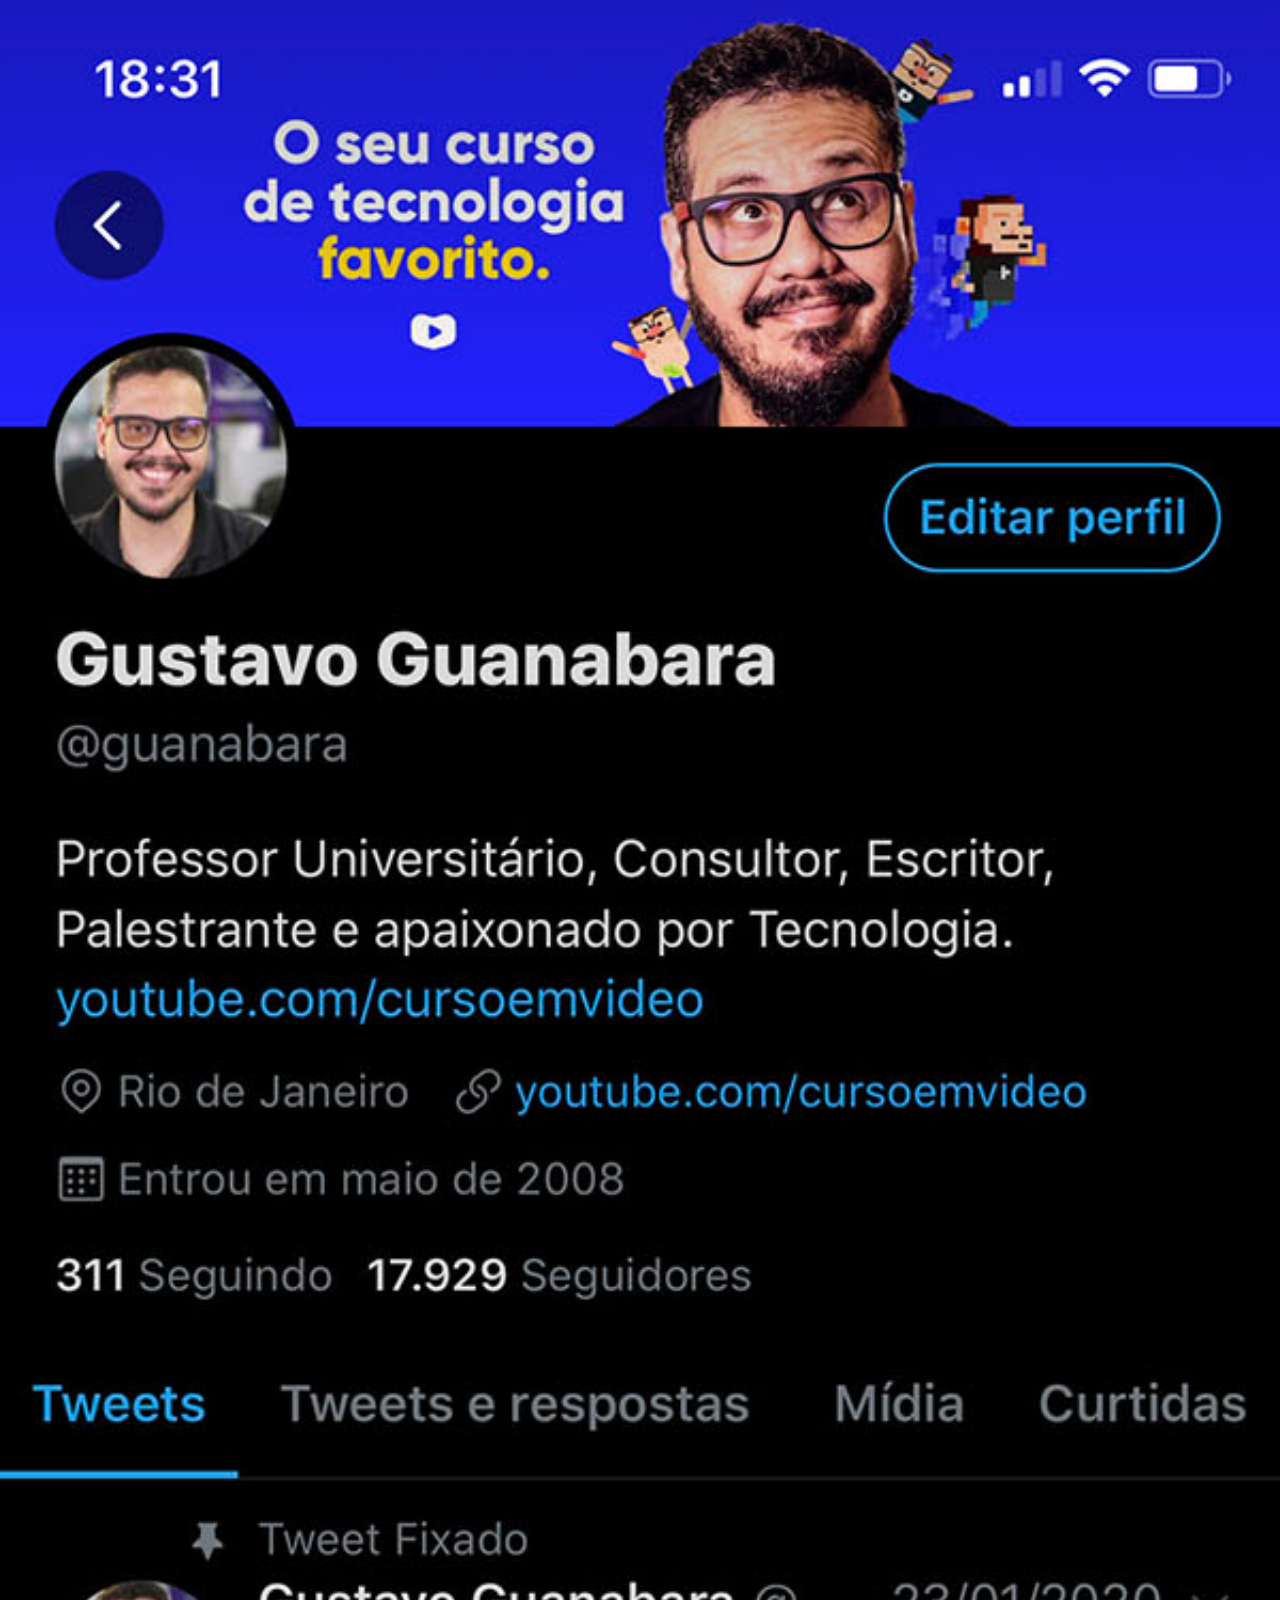
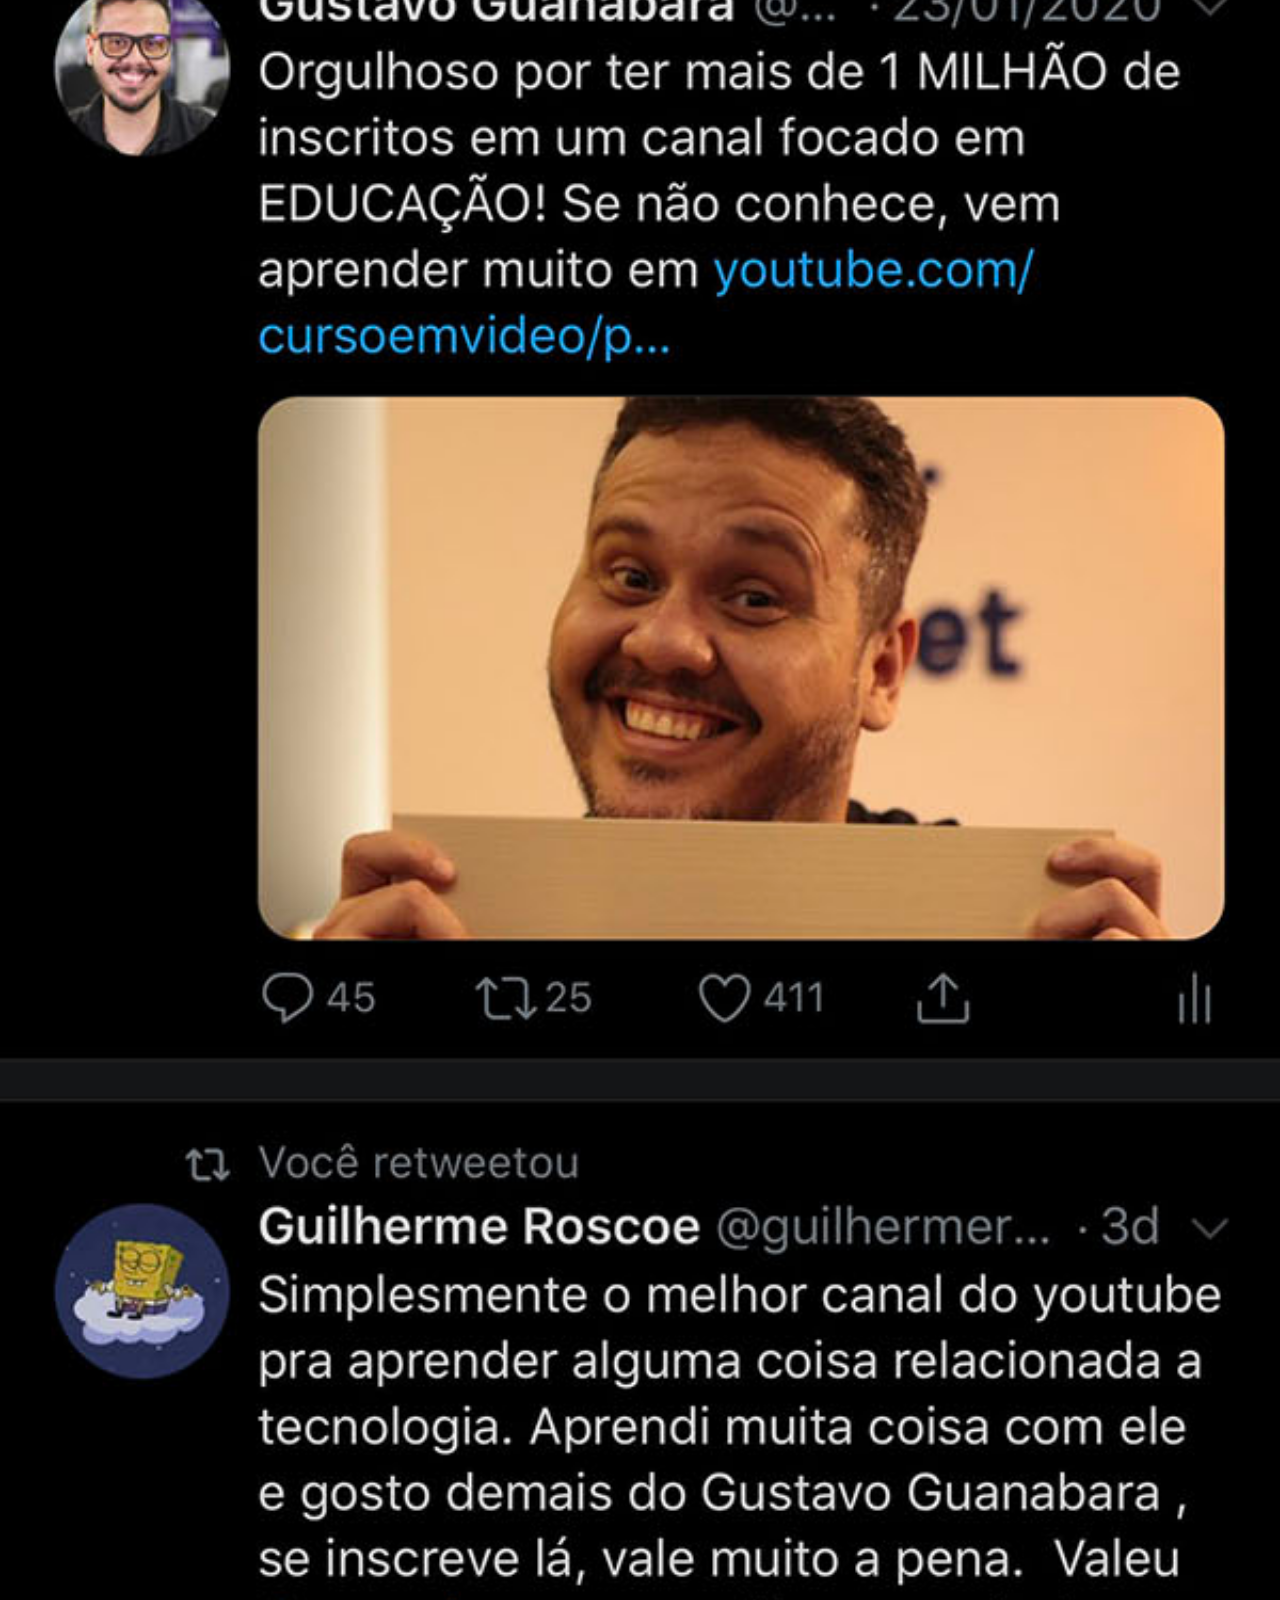
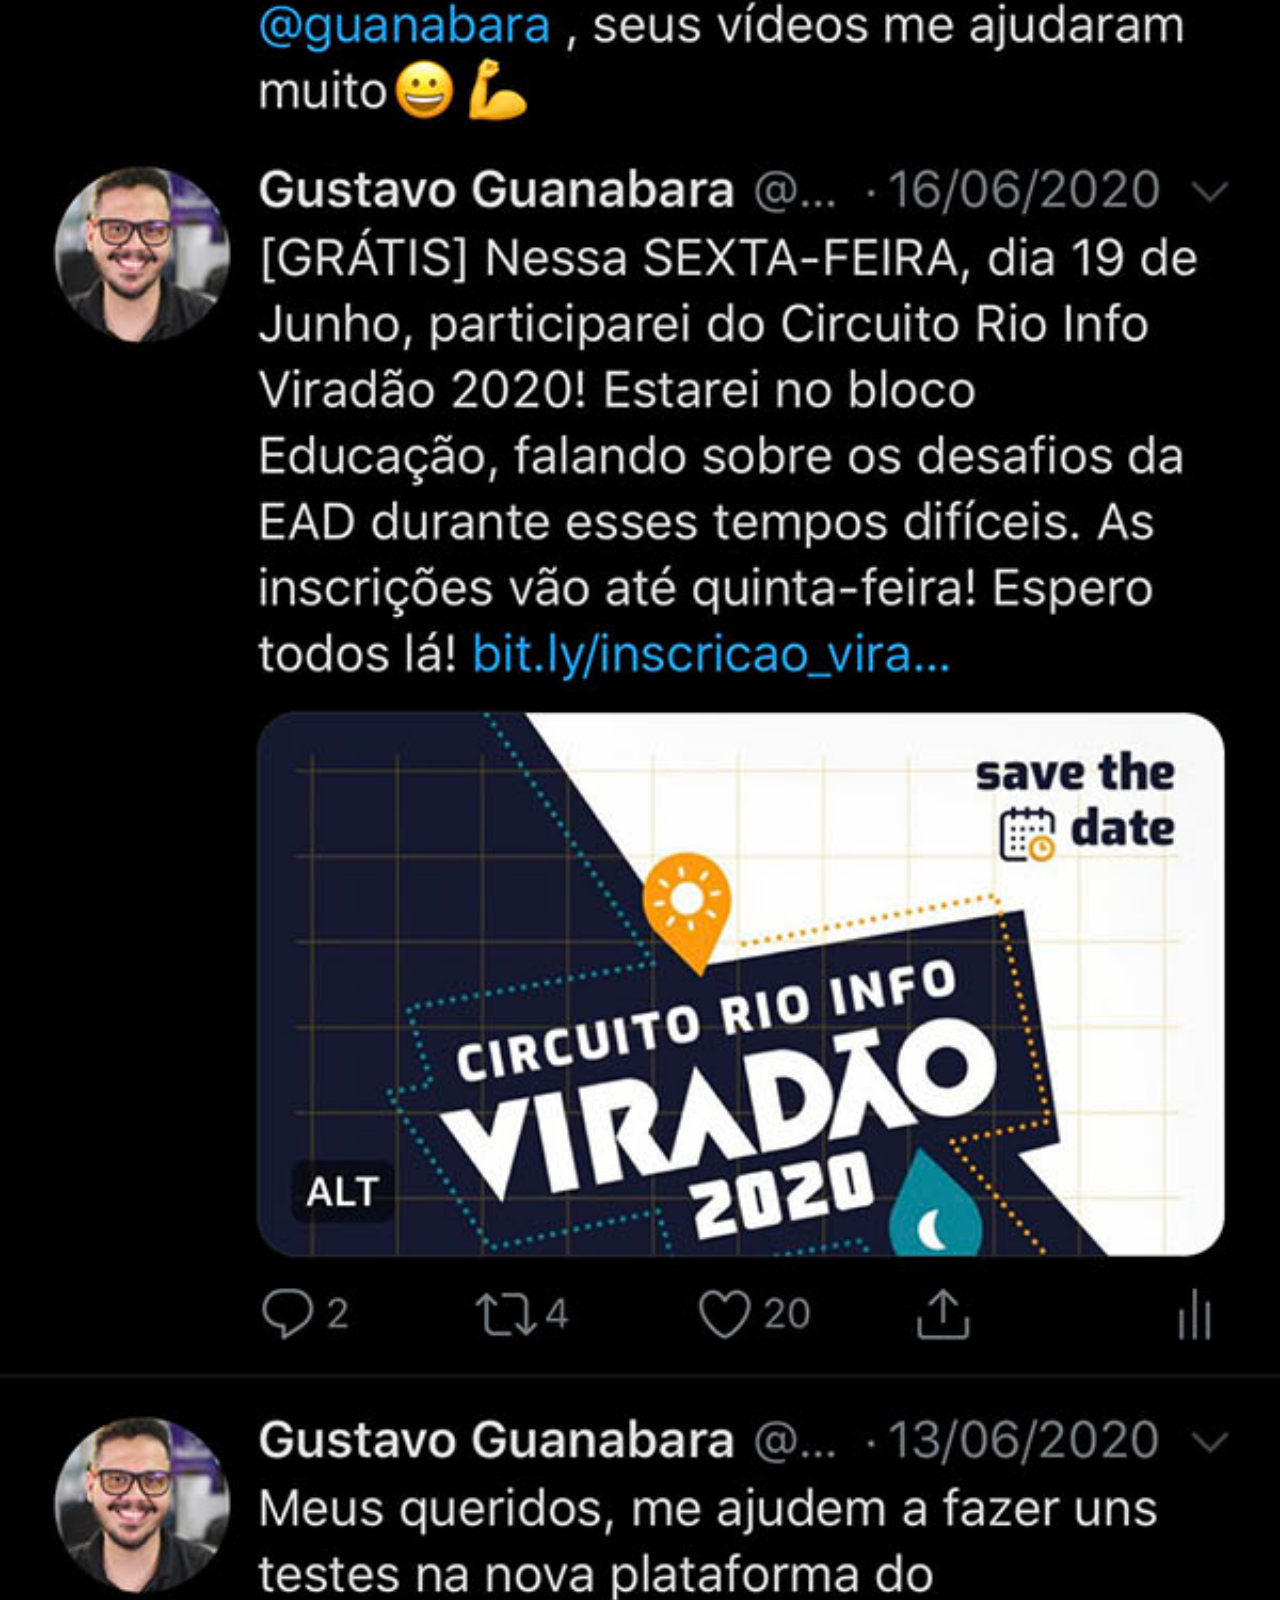
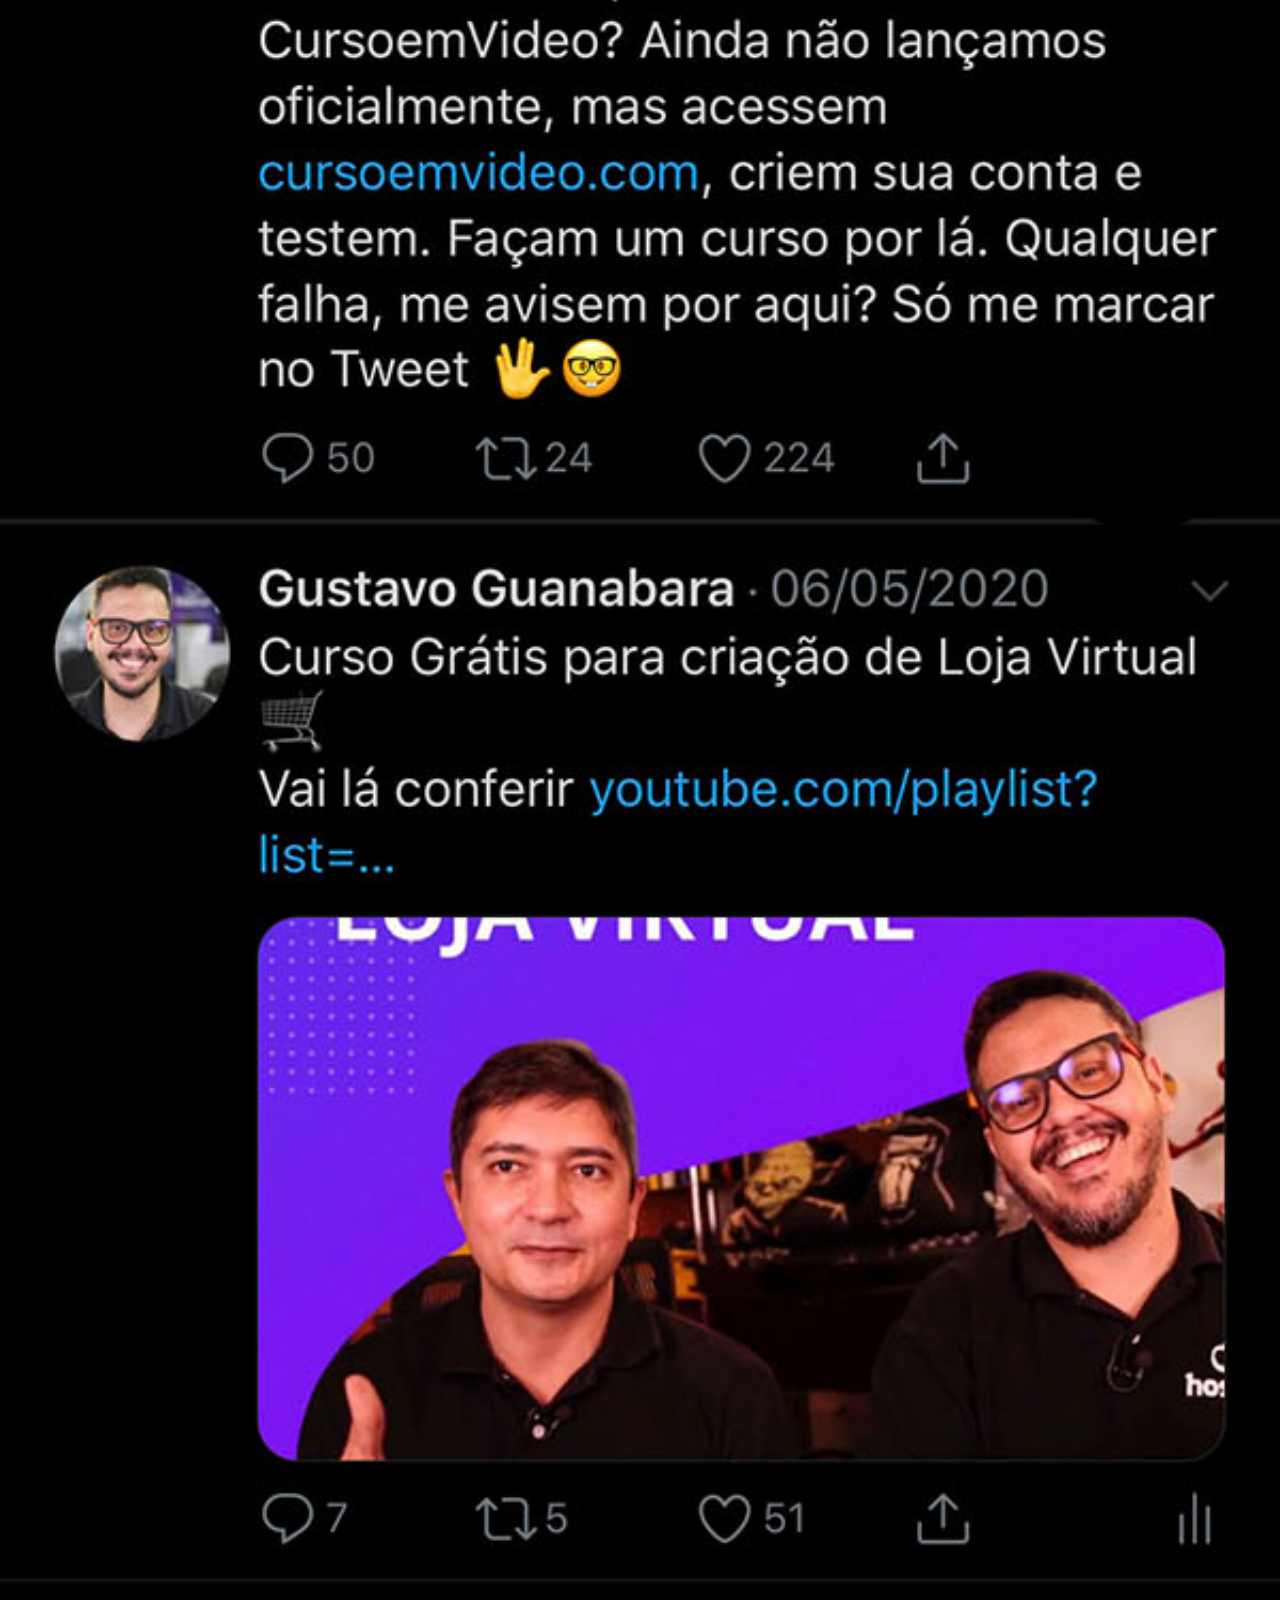
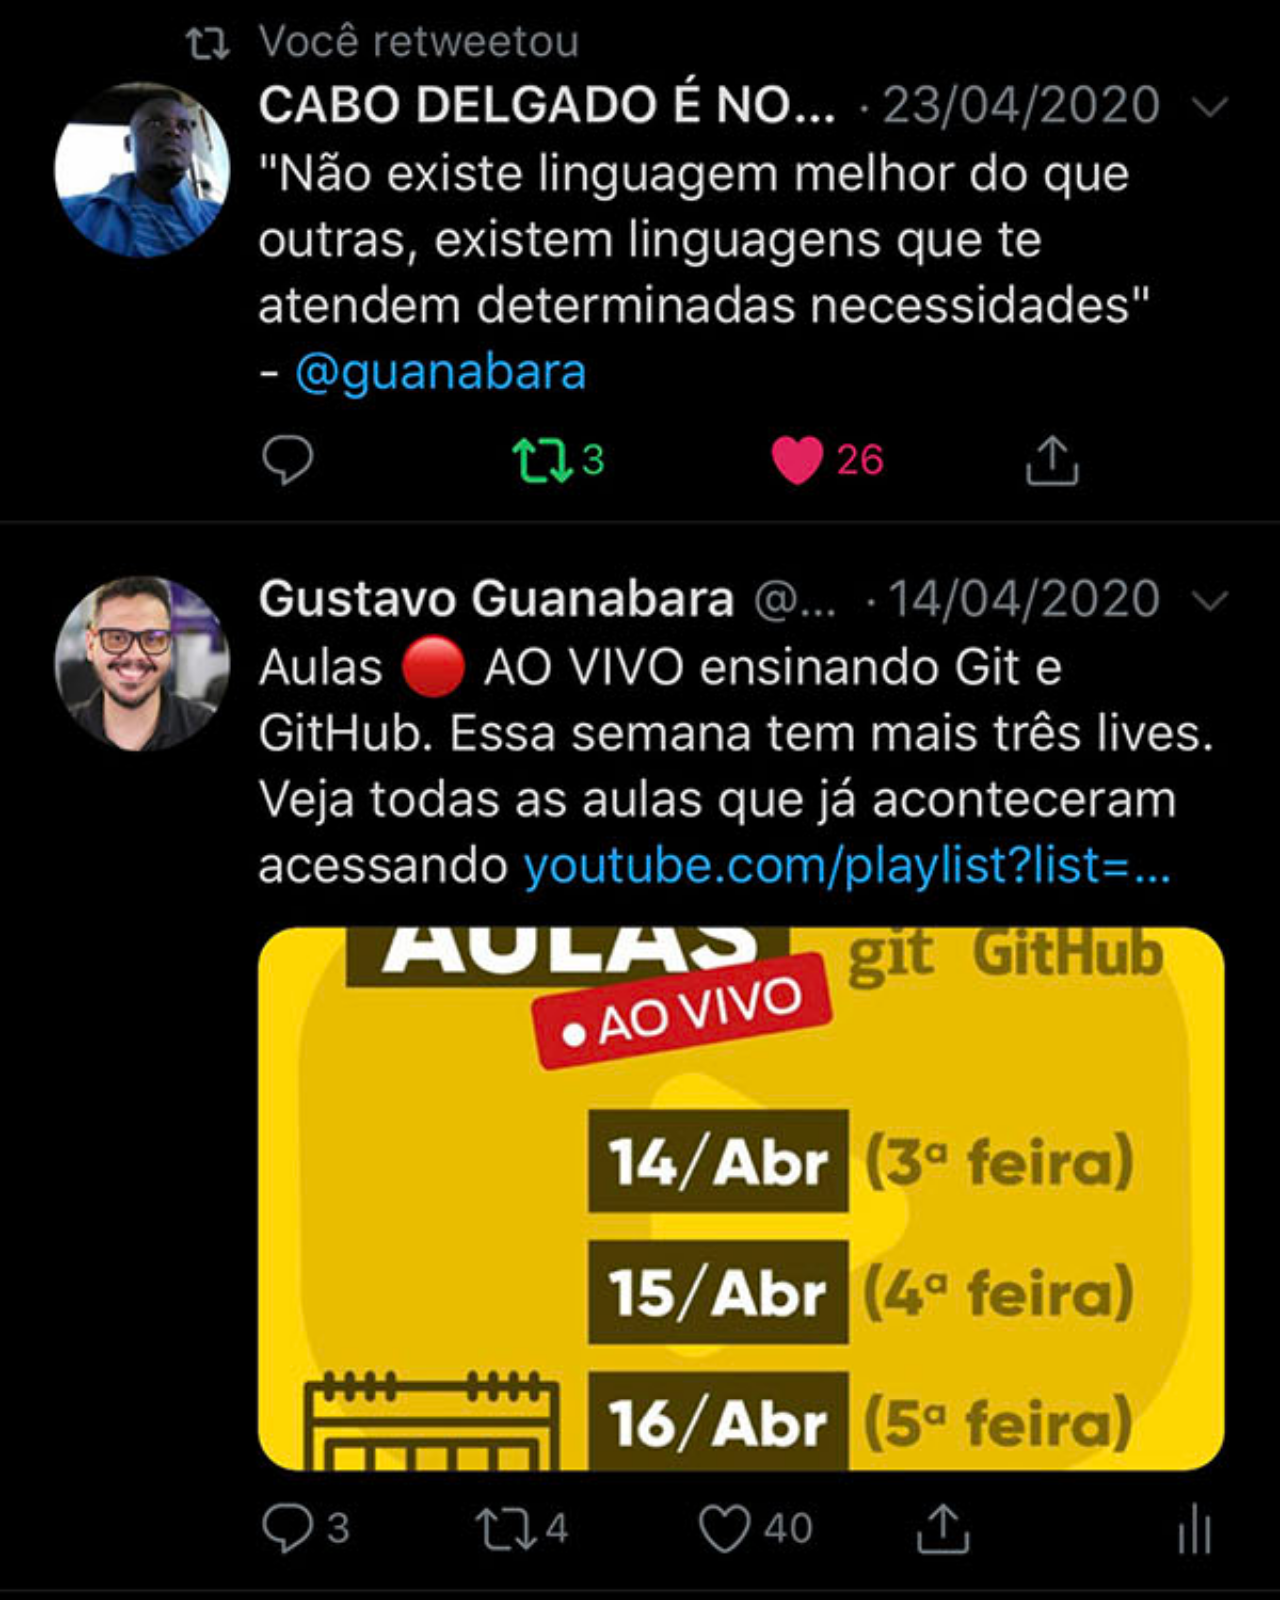
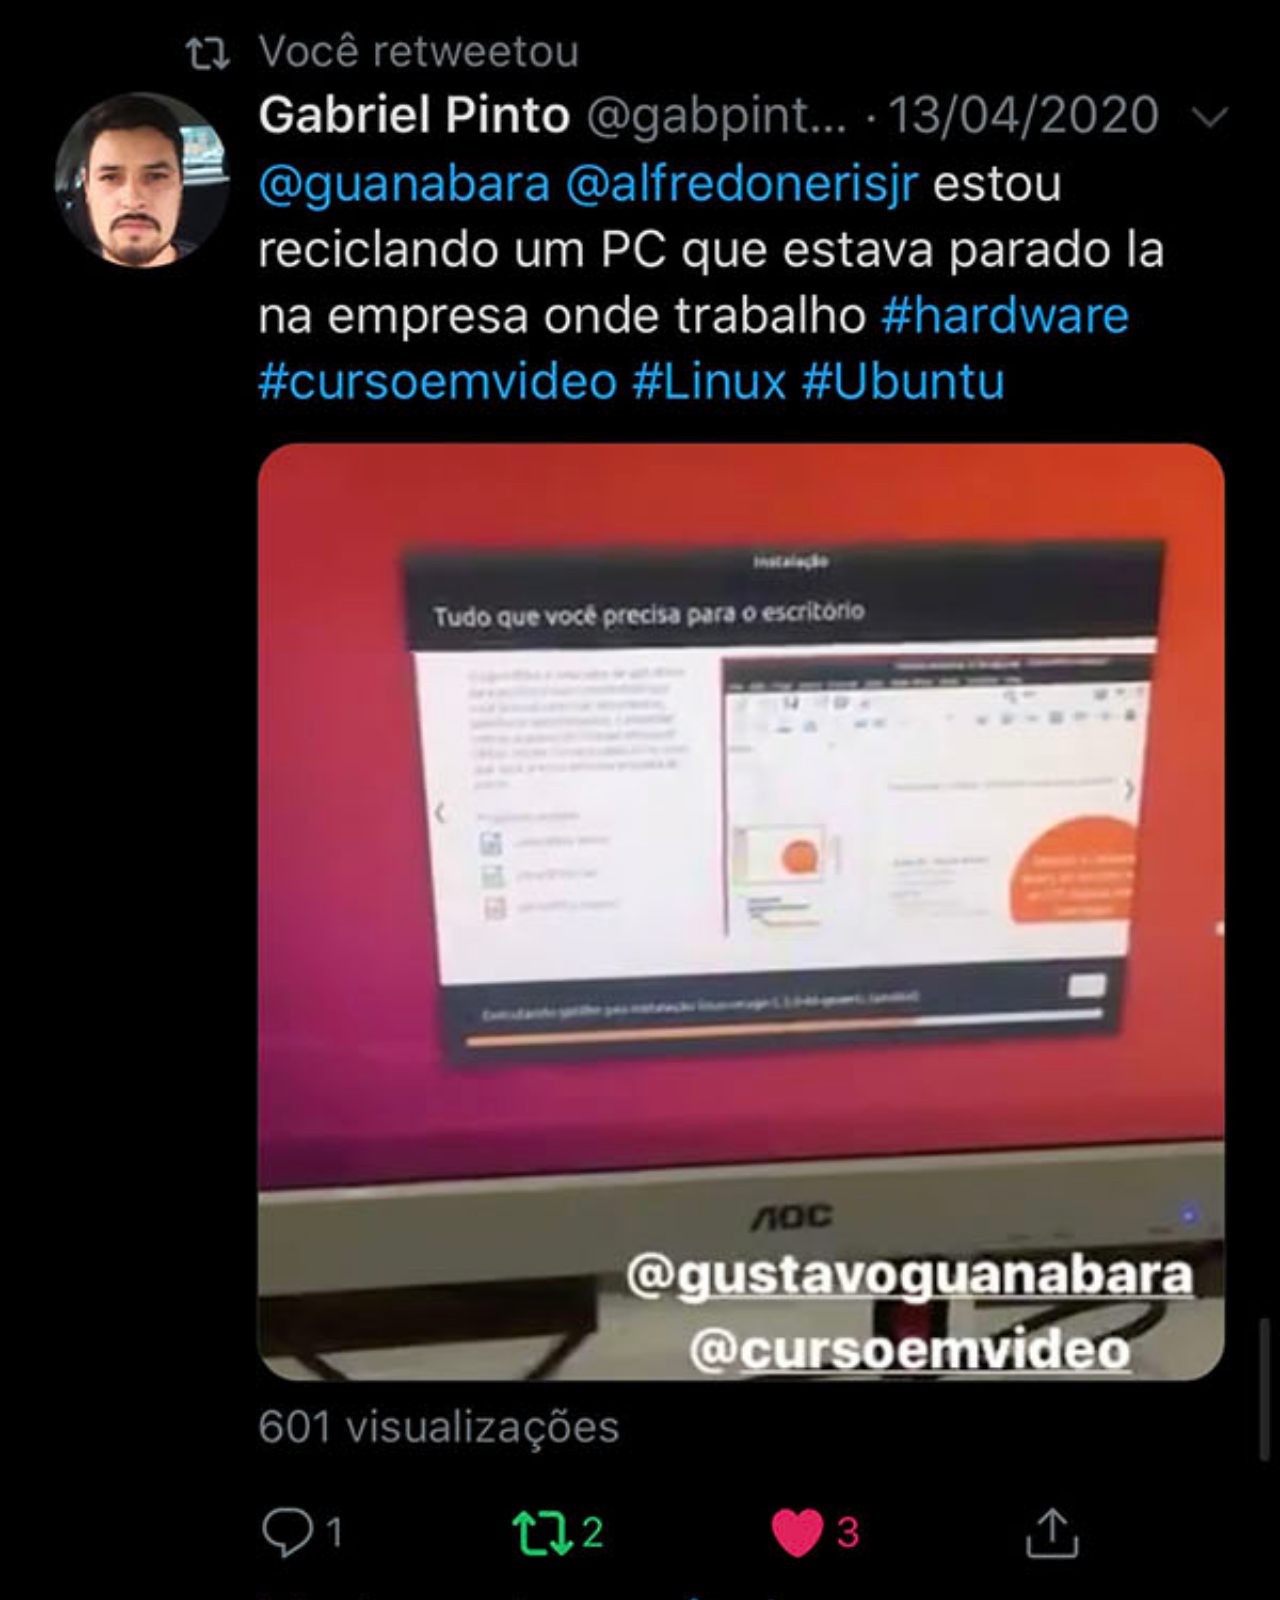
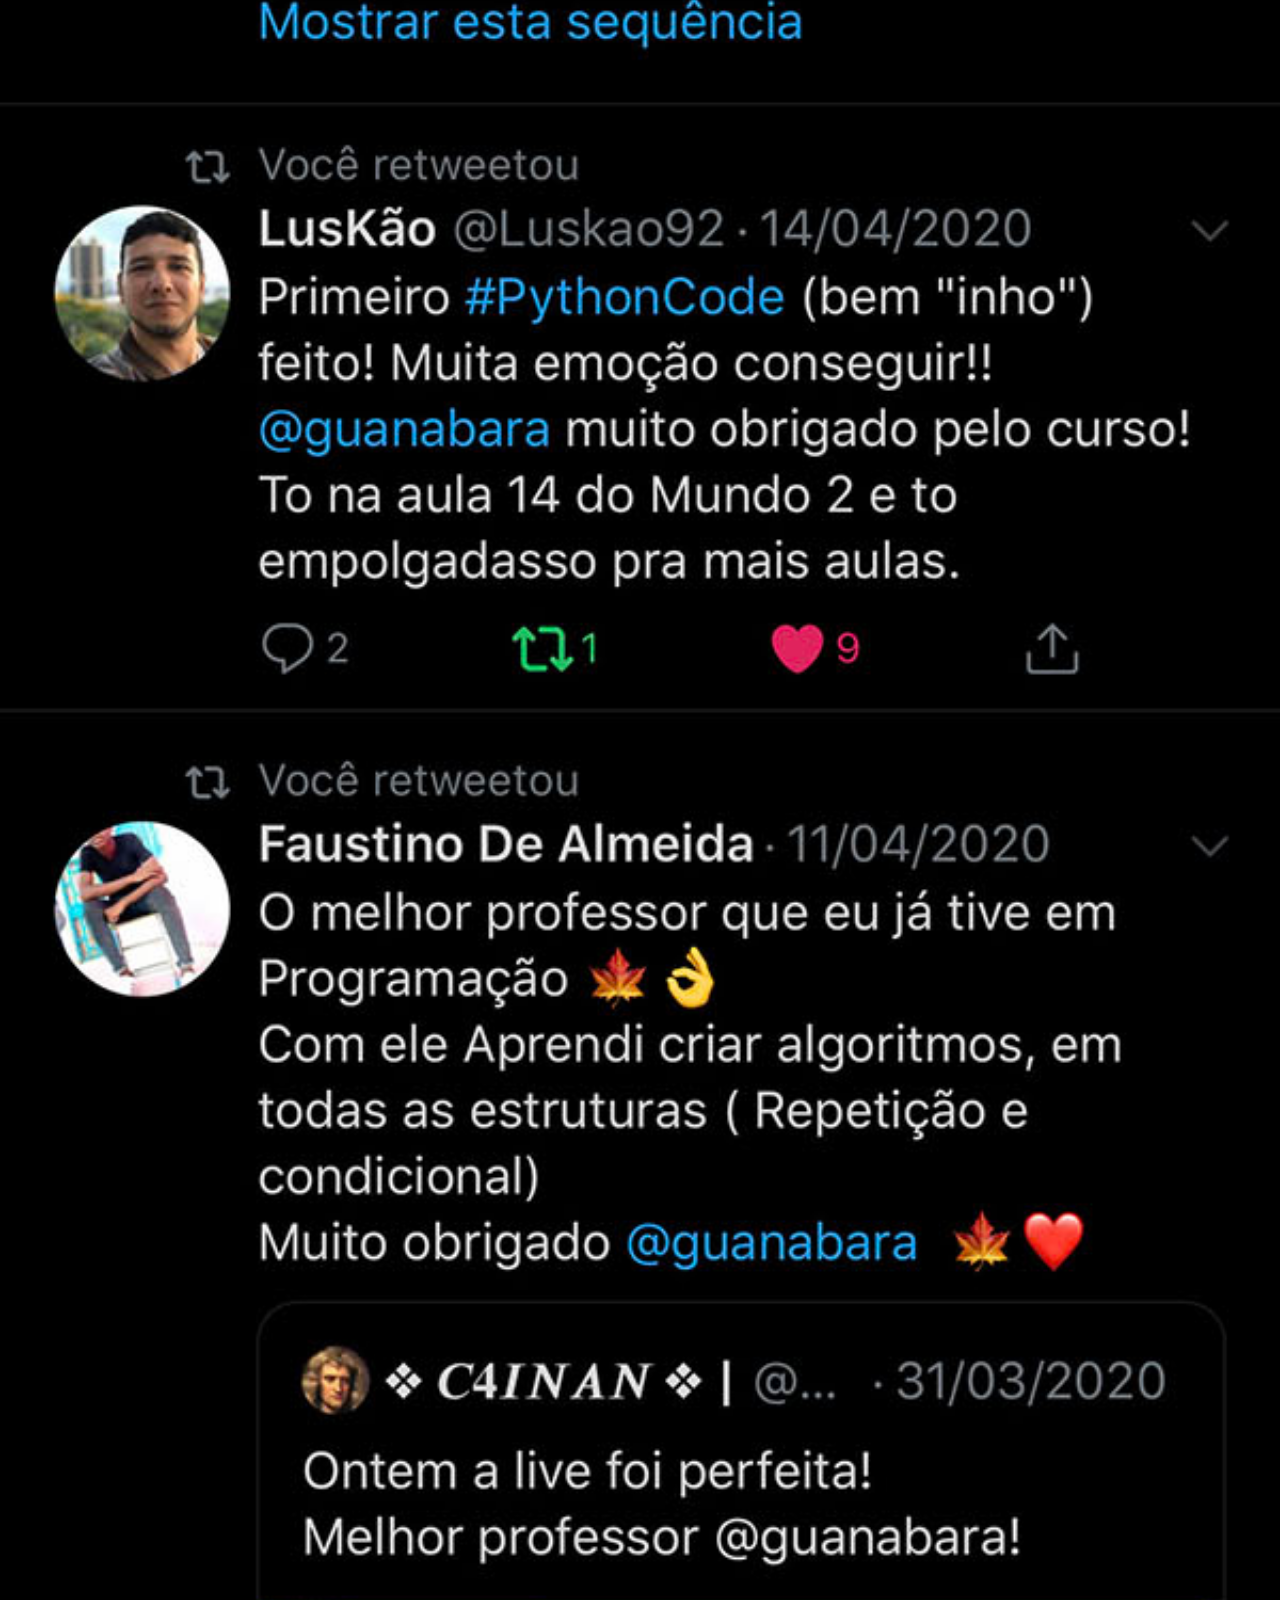
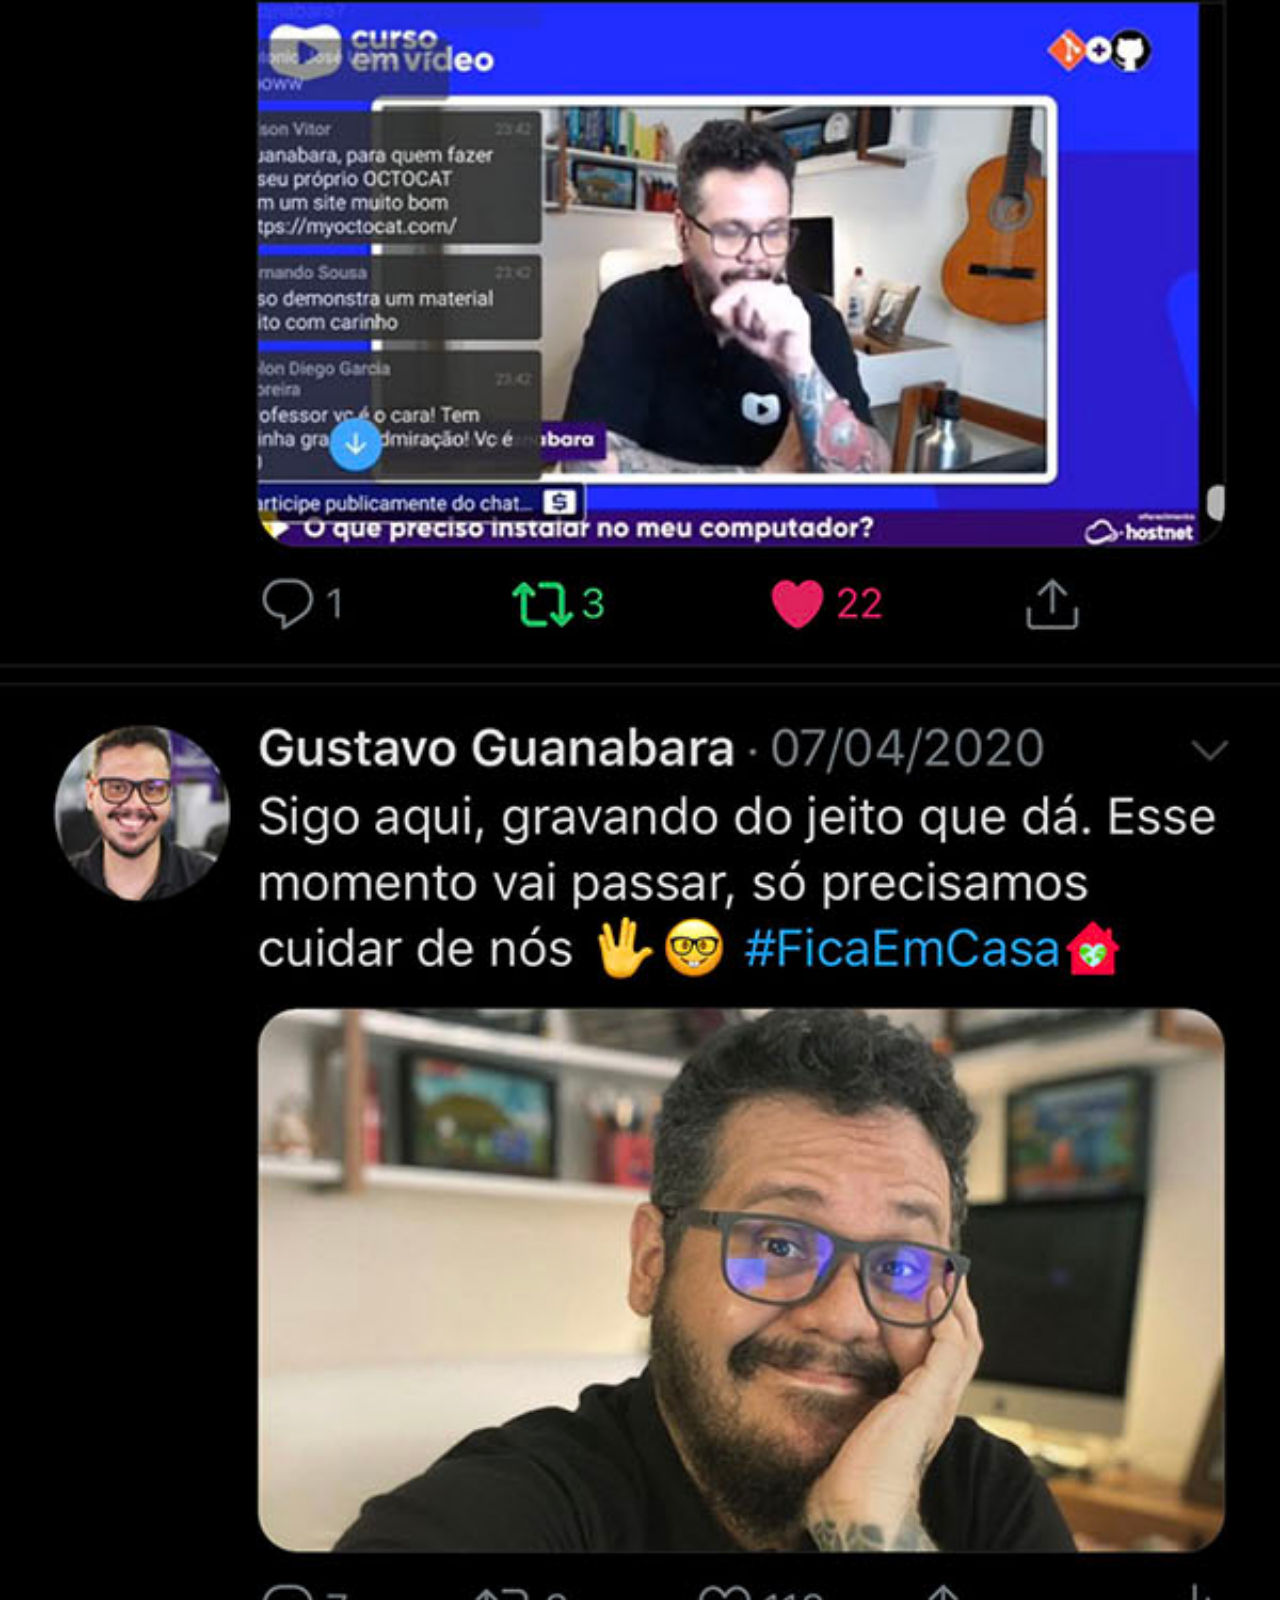
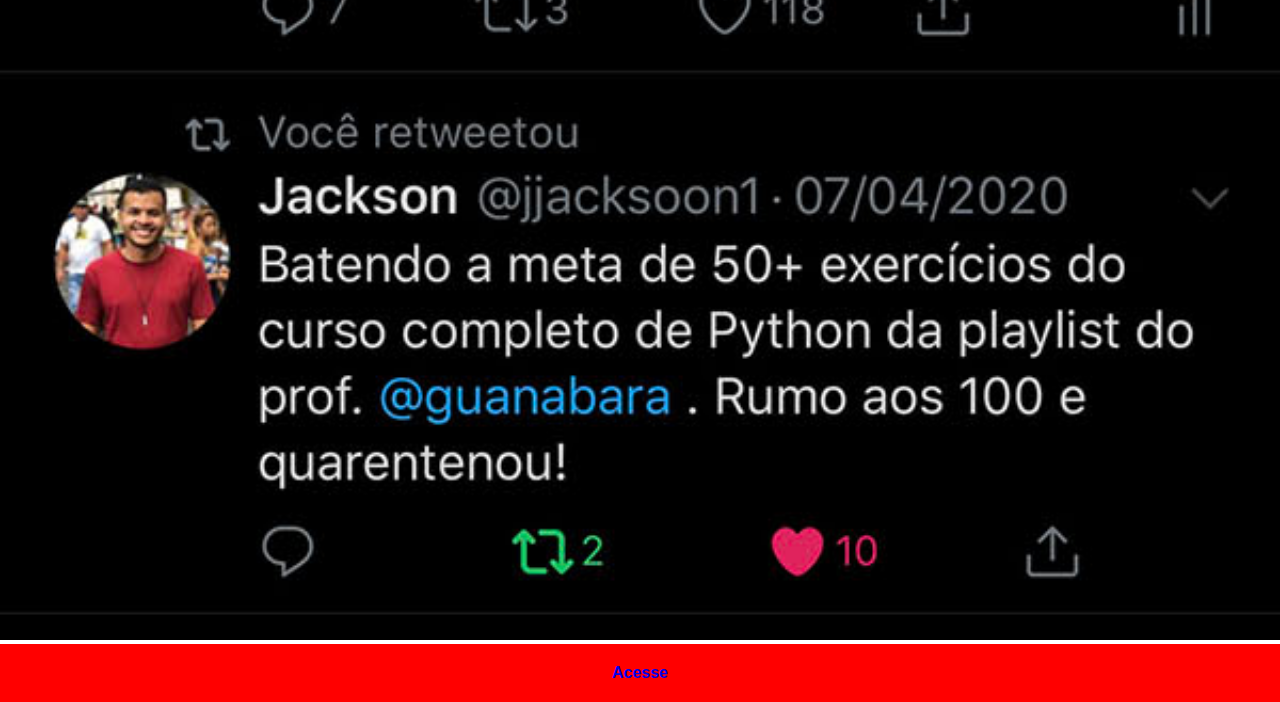
<file: twitter.html>
<!DOCTYPE html>
<html lang="pt-br">
<head>
    <meta charset="UTF-8">
    <meta http-equiv="X-UA-Compatible" content="IE=edge">
    <meta name="viewport" content="width=device-width, initial-scale=1.0">
    <title>Github</title>
    <link rel="stylesheet" href="/estilos/redes-sociais.css">
</head>
<body>
    <img src="/pacote-d013/imagens/tela-twitter.jpg" alt="Github">
    <a href="https://twitter.com/Alexand35069970" target="_blank">Acesse</a>
</body>
</html>
</file>
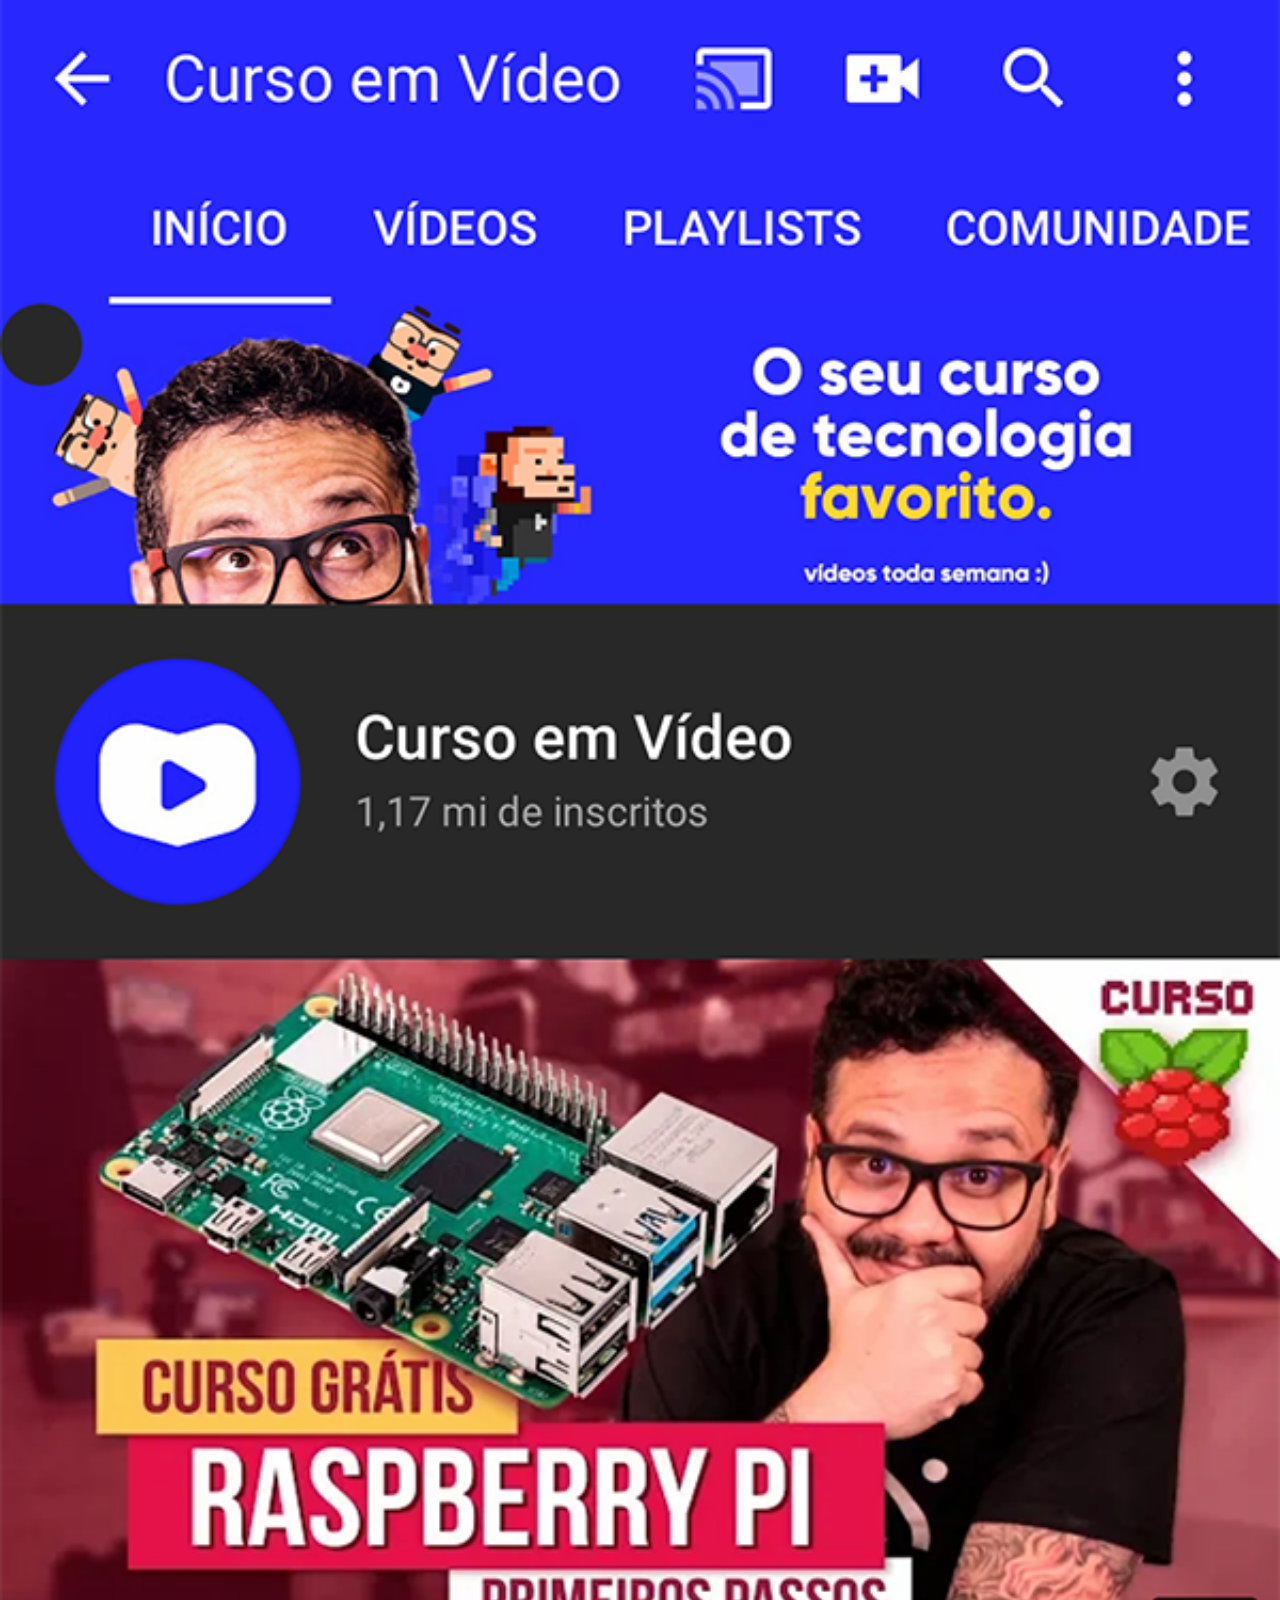
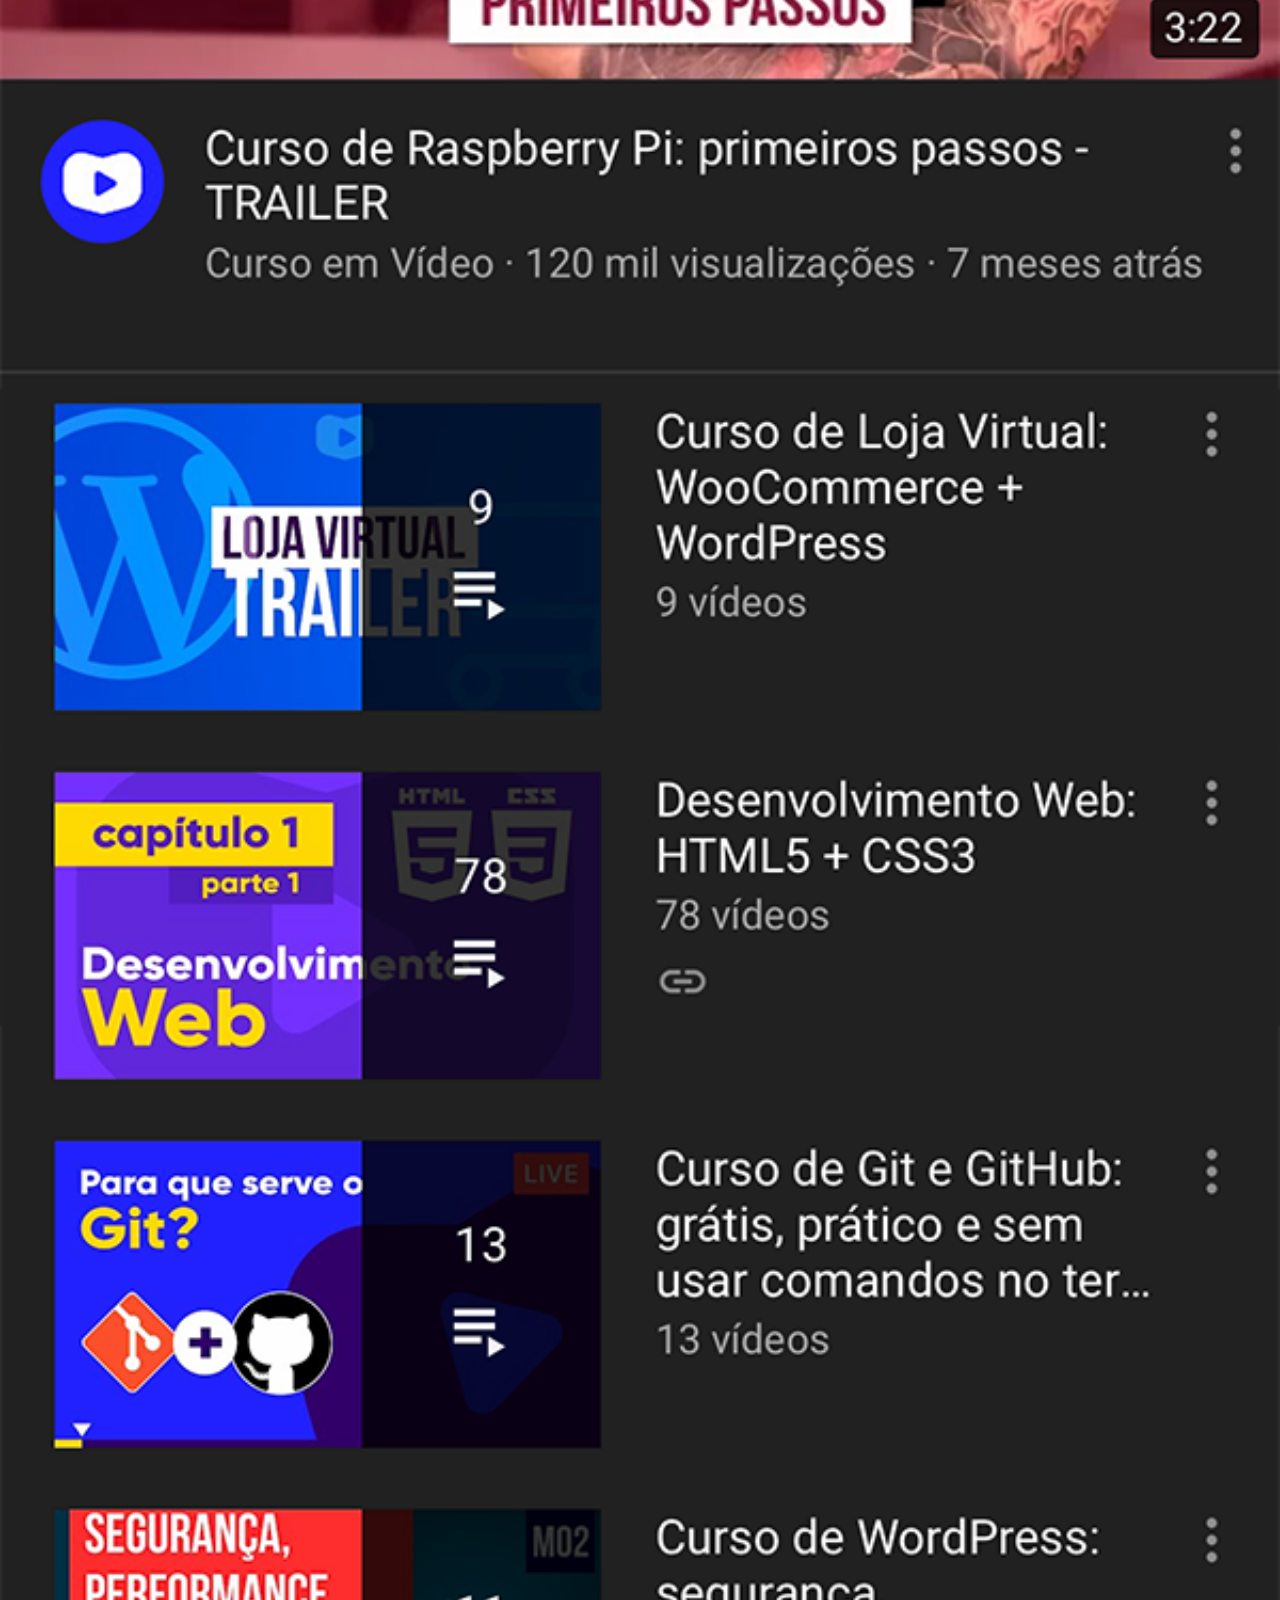
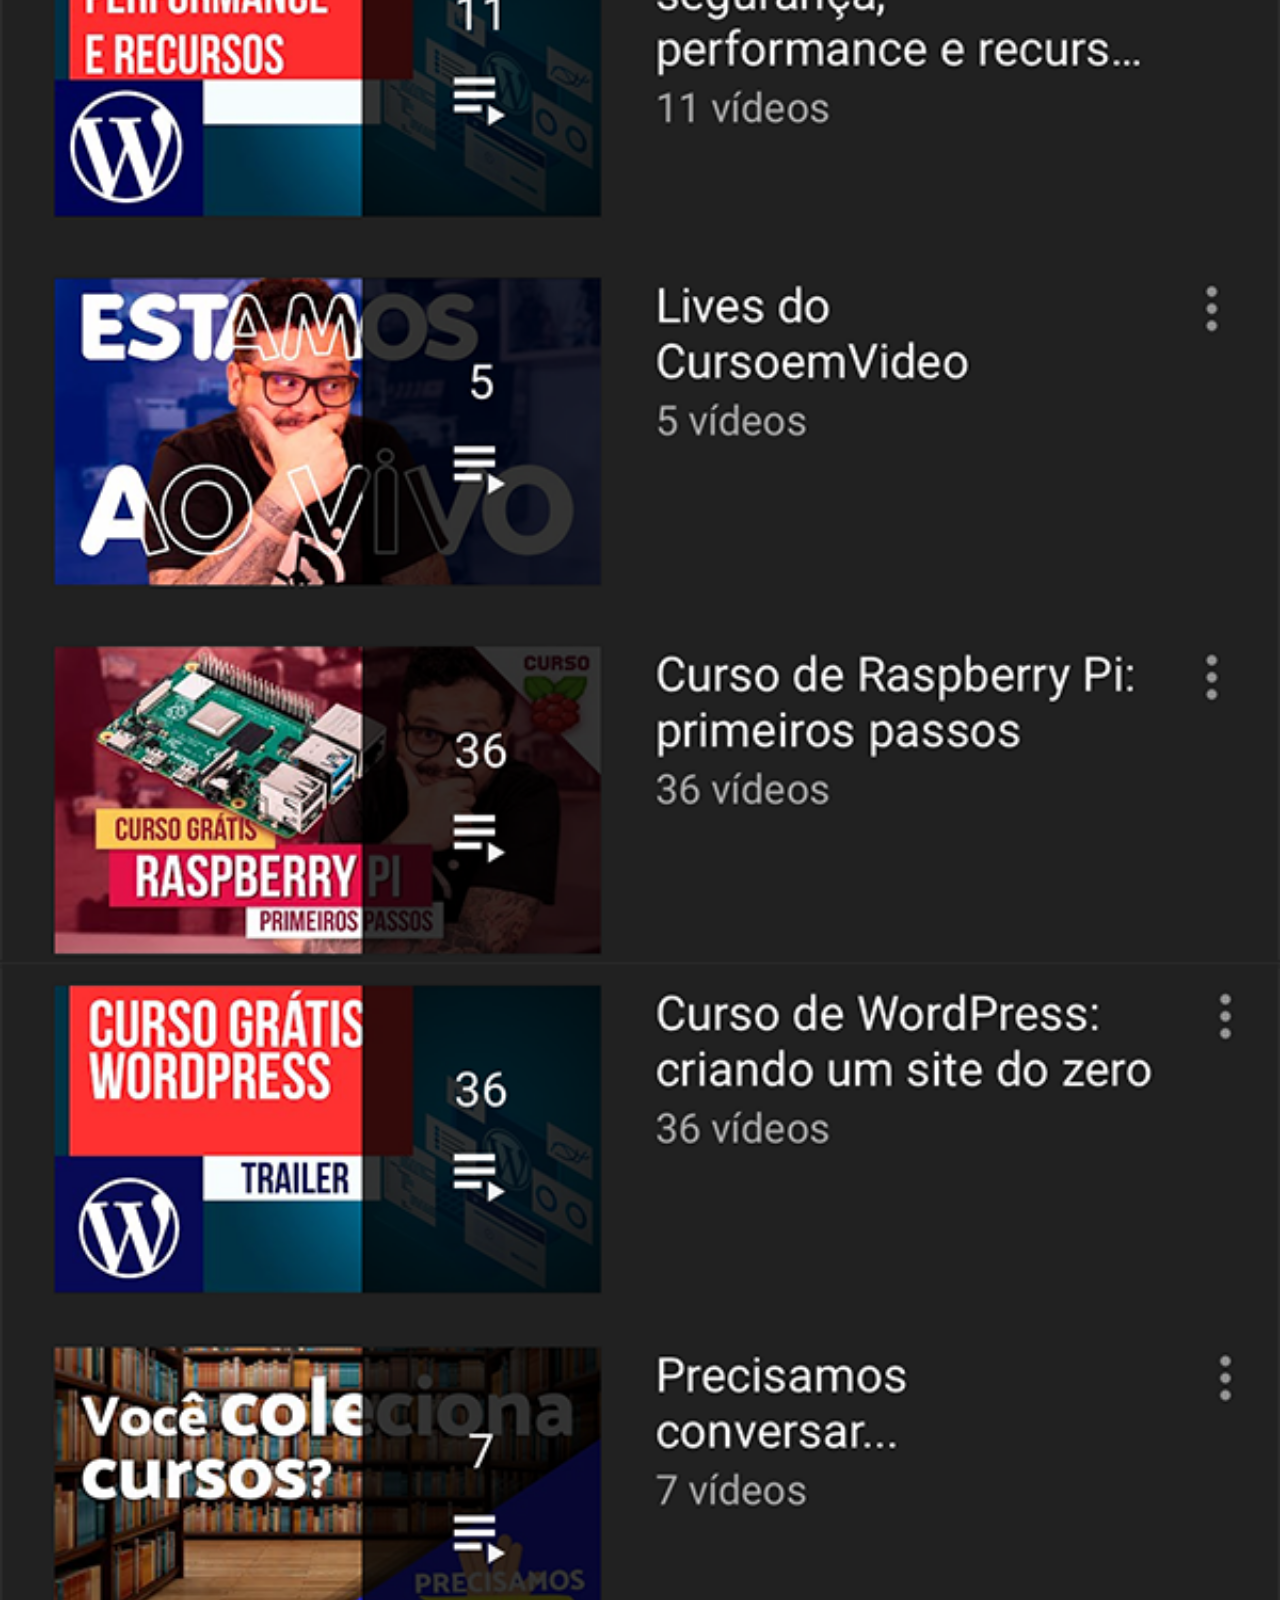
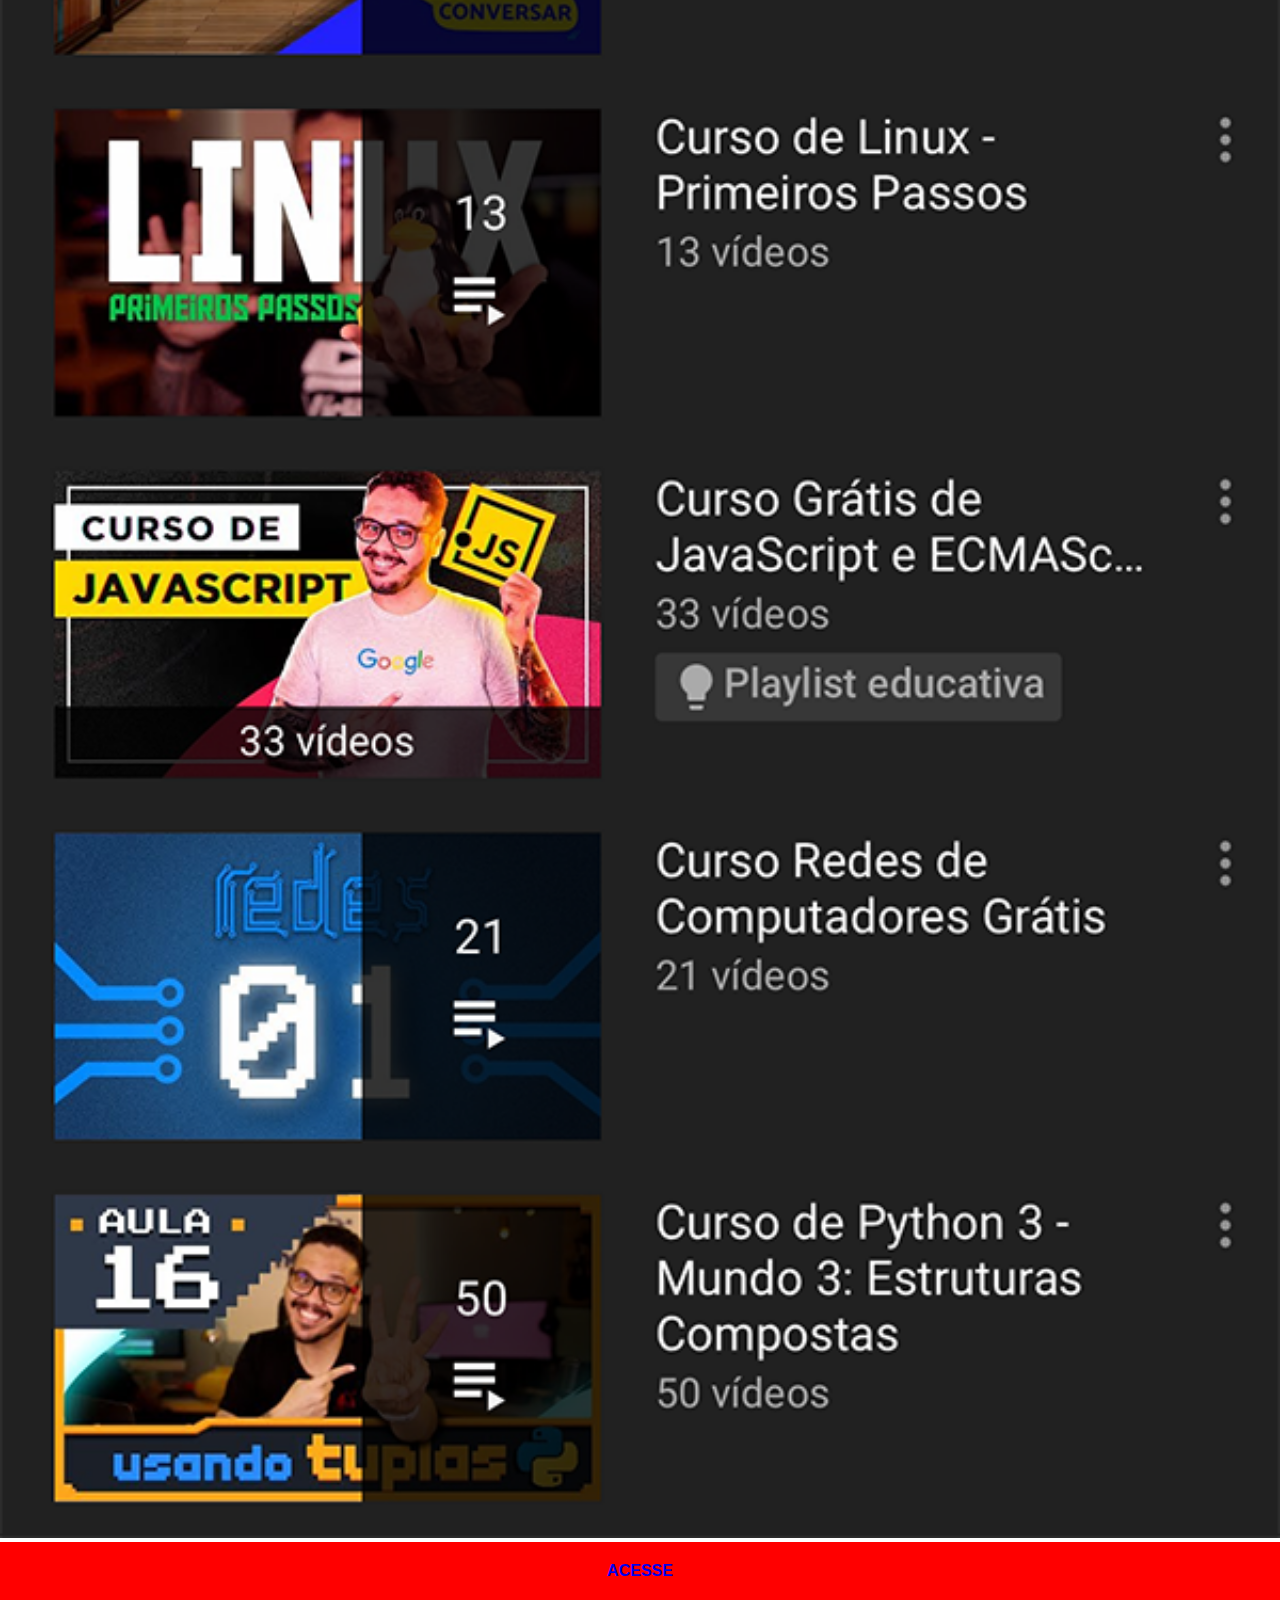
<file: youtube.html>
<!DOCTYPE html>
<html lang="pt-br">
<head>
    <meta charset="UTF-8">
    <meta http-equiv="X-UA-Compatible" content="IE=edge">
    <meta name="viewport" content="width=device-width, initial-scale=1.0">
    <link rel="stylesheet" href="/estilos/redes-sociais.css">
    <title>Youtube</title>

</head>
<body>
    <img src="/pacote-d013/imagens/tela-youtube.png" alt="Youtube">
    <a href="https://www.youtube.com/@Alekallemback/videos" target="_blank">ACESSE</a>
</body>
</html>
</file>
<file: estilos/style.css>
@charset "utf-8";

* {
    margin: 0px;
    padding: 0px;
    font-family: Arial, Helvetica, sans-serif;
}
html, body {
    height: 100vh;
    width: 100vw;
}

body{
        background:url(/pacote-d013/imagens/fundo-madeira.jpg);
        background-size: cover;
        background-attachment: attached;
}

main {
    height: 95vh;
    position: relative;

}


section#telefone{
    position: absolute;
    top: 50%;
    left: 50%;
    transform: translate(-50%, -50%);
    height: 627px;
    width: 311px;
    background-image: url('/pacote-d013/imagens/frame-iphone.png') ;
}
iframe#tela{
    position: relative;
    top: 80px;
    left: 22px;
    width:267px;
    height: 471px;
}
section#redes-sociais{
    text-align: right
}
section#redes-sociais img {
    width: 50px;
    margin: 10px;
    border-radius: 50%;
    box-shadow: 2px 2px 5px darkgray;
    box-sizing: border-box;
    
}
section#redes-sociais img:hover{
    border: 2px solid white;
    box-shadow: 5px 5px 10px black;
    transition: 0.3s border .2s;
    transform: translate(-3px, -3px);
}
</file>
<file: estilos/redes-sociais.css>
@charset "utf-8";

        *{
            padding: 0px;
            margin: 0px;
            font-family: Arial, Helvetica, sans-serif;
        }
        ::-webkit-scrollbar{
            width: 0px;
            height: 0px;
        }
        img{
            width: 100vw;


        }
        a{
            display: block;
            background-color: red;
            padding: 20px;
            text-align: center;
            font-weight: bolder;
            text-decoration: none;
        }
        a:hover {
            background-color: darkred;
        }
</file>
